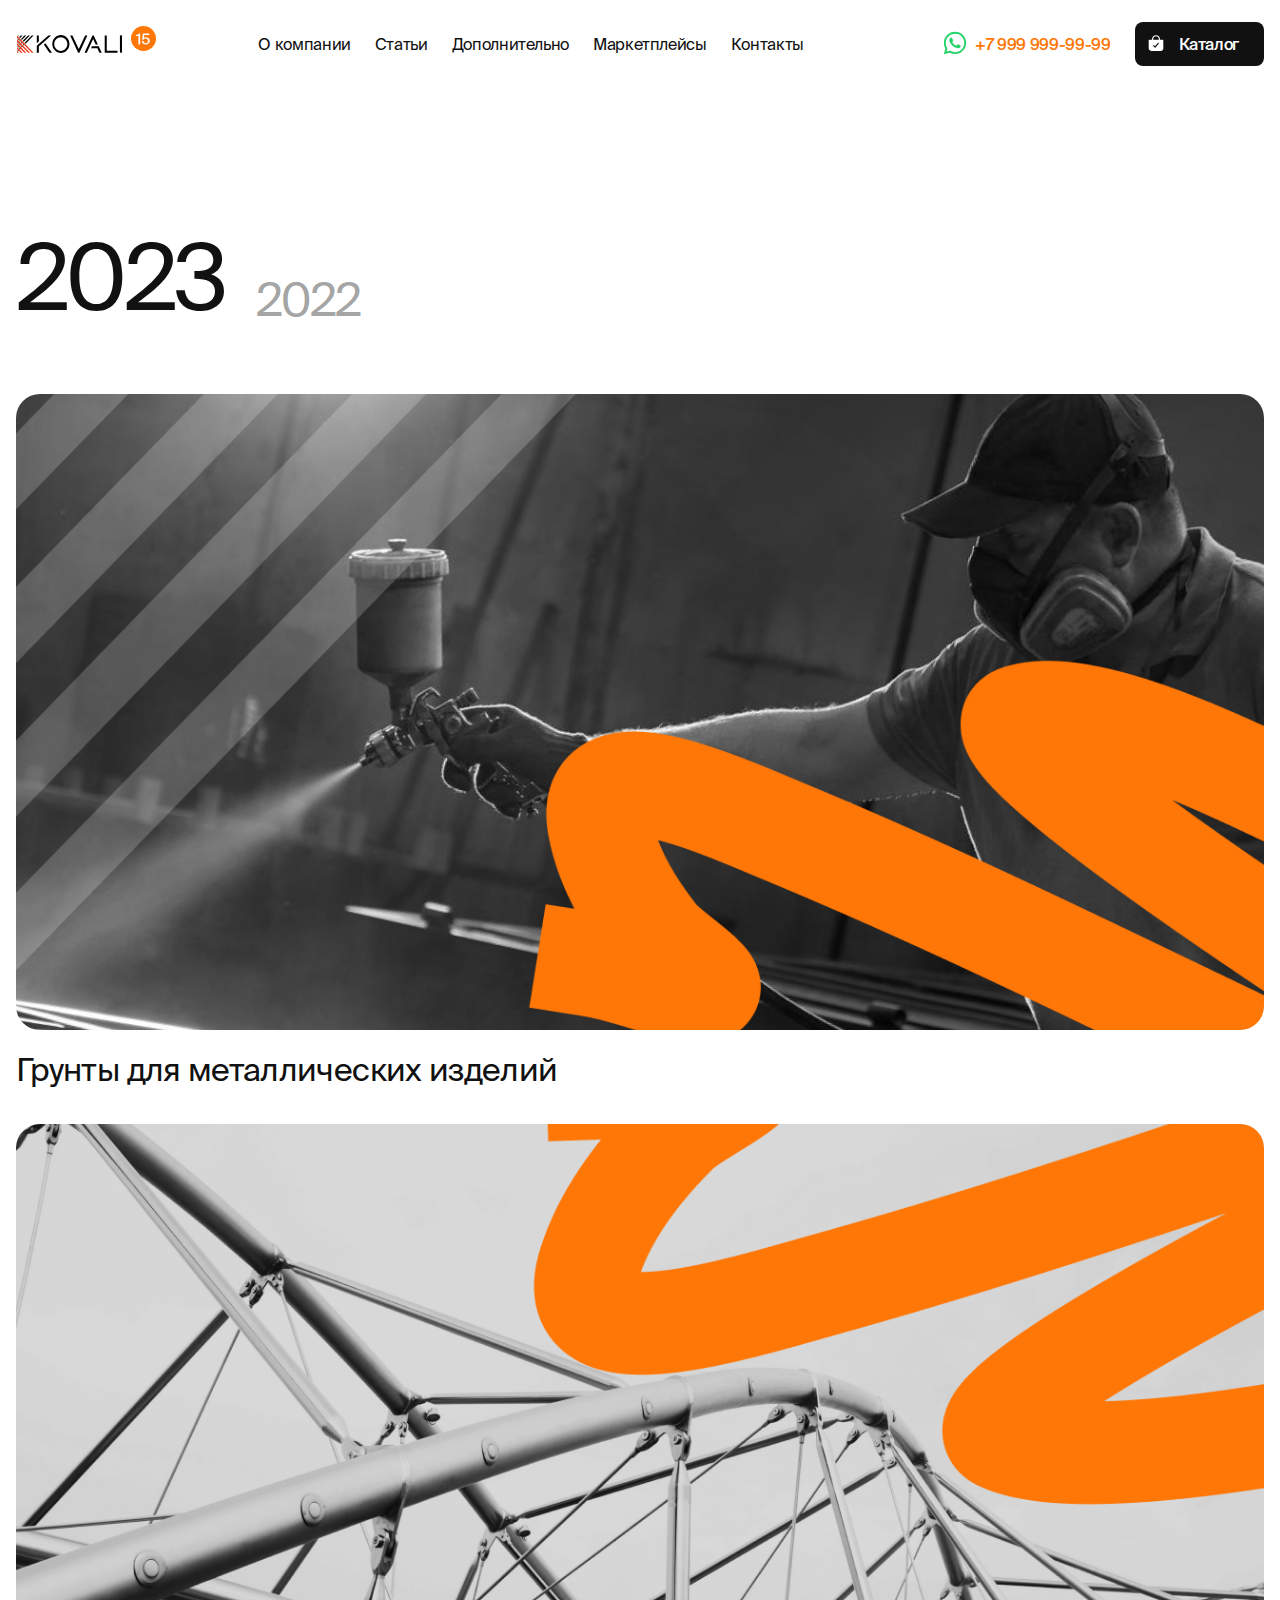
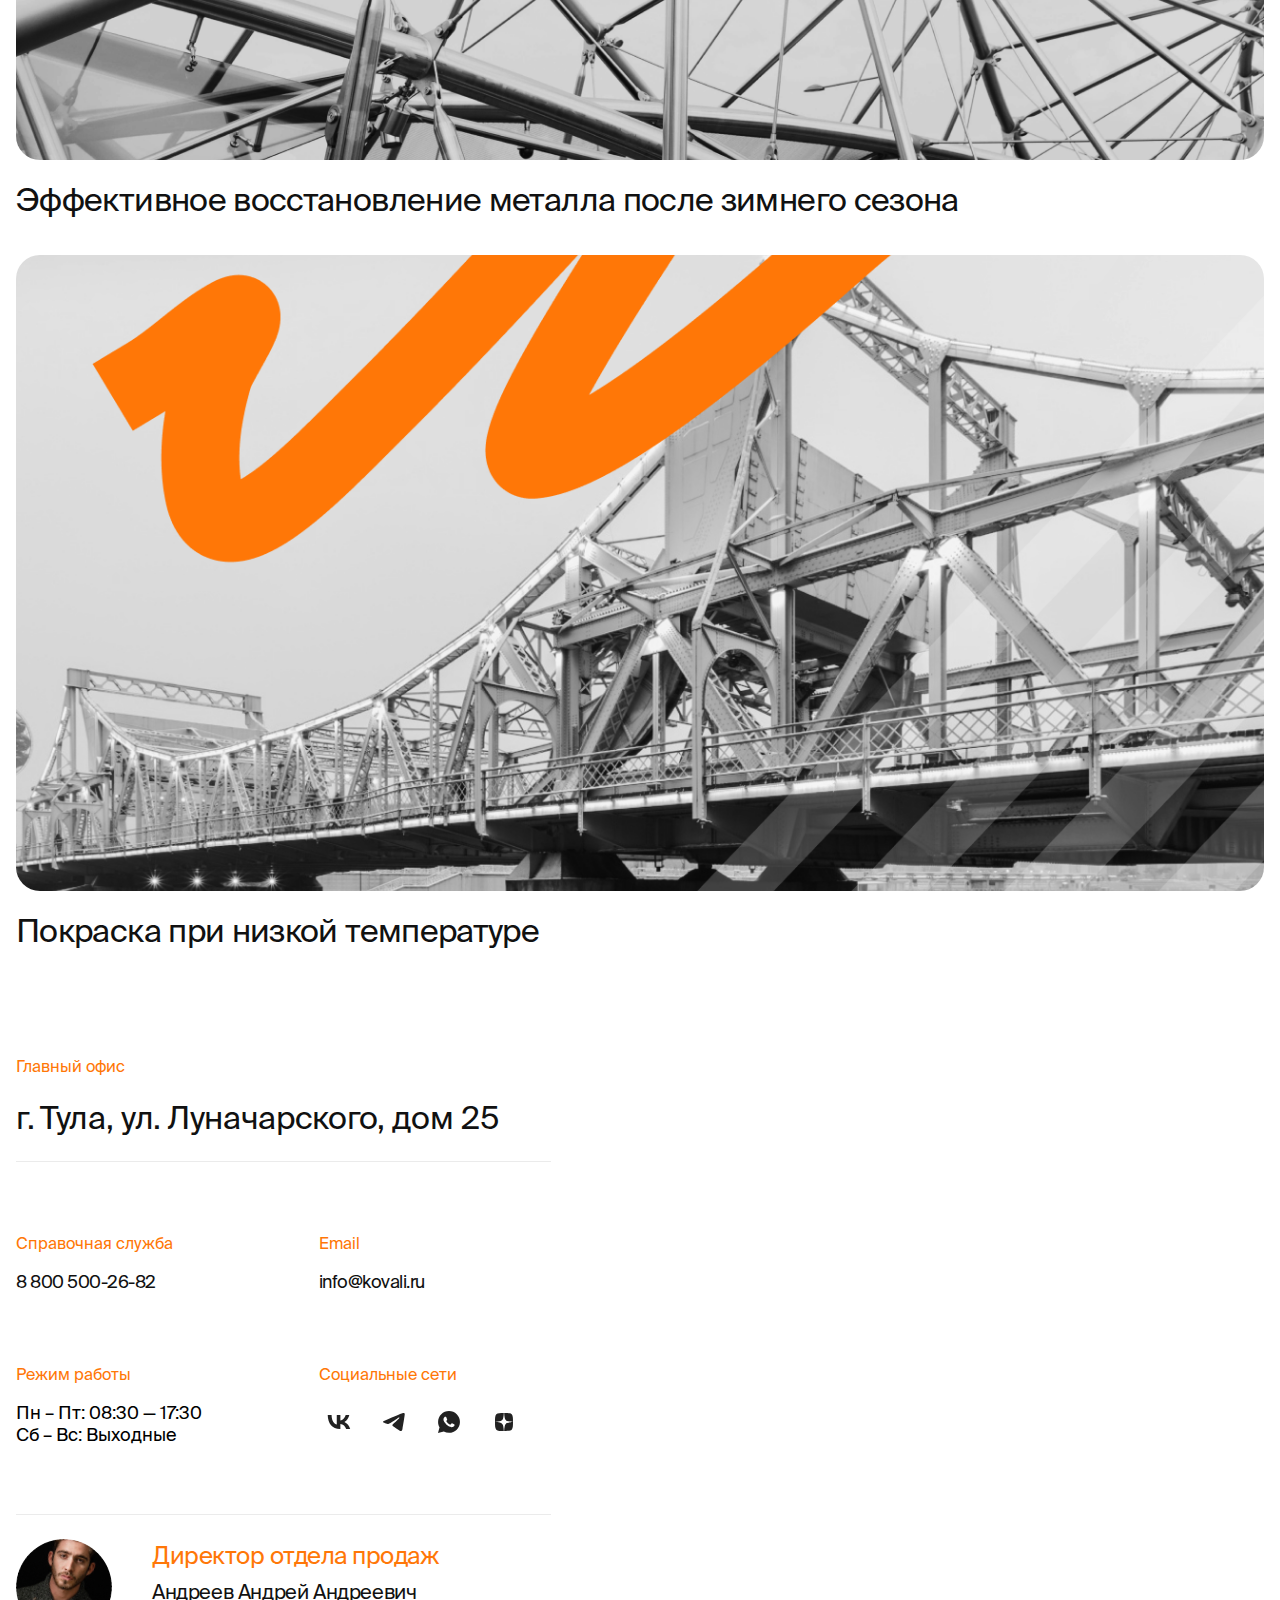
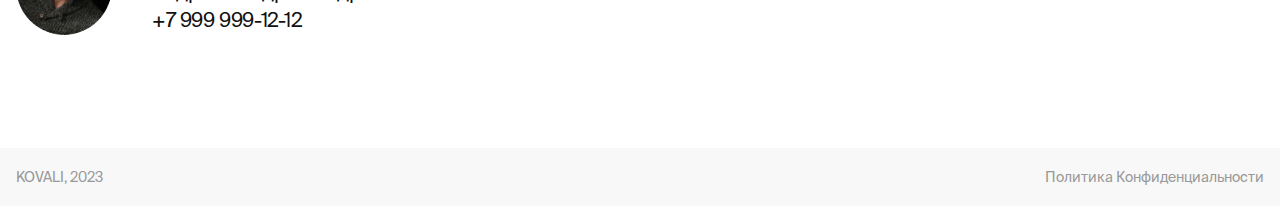
<file: articles.html>
<!DOCTYPE html>
<html lang="en">

<head>
    <meta charset="UTF-8">
    <meta name="viewport" content="width=device-width, initial-scale=1.0">
    <title>KOVALI</title>
    <link rel="stylesheet" href="https://cdn.jsdelivr.net/npm/swiper@11/swiper-bundle.min.css" />
    <link rel="stylesheet" href="./styles/index.css">
</head>

<body>
    <div class="page">
        <div class="mobile-menu">
            <nav class="mobile-menu__nav">
                <a href="./index.html" class="mobile-menu__nav-link">
                    Главная
                </a>
                <a href="./index.html#about" class="mobile-menu__nav-link">
                    О компании
                </a>
                <a href="./articles.html" class="mobile-menu__nav-link">
                    Статьи
                </a>
                <a href="#" class="mobile-menu__nav-link">
                    Дополнительно
                </a>
                <a href="https://www.ozon.ru/brand/kovali-100344887/?utm_campaign=vendor_org_244285"
                    class="mobile-menu__nav-link" target="_blank">
                    Маркетплейсы
                </a>
                <a href="#contacts" class="mobile-menu__nav-link">
                    Контакты
                </a>
            </nav>
            <a href="./catalog.html" class="btn btn_icon mobile-menu__btn">
                <div class="btn__icon">
                    <svg width="24" height="24" viewBox="0 0 24 24" fill="none" xmlns="http://www.w3.org/2000/svg">
                        <path
                            d="M21.3117 7.94062C21.1727 7.8006 21.0073 7.68956 20.825 7.61392C20.6428 7.53829 20.4473 7.49957 20.25 7.5H17.25V6.75C17.25 5.35761 16.6969 4.02226 15.7123 3.03769C14.7277 2.05312 13.3924 1.5 12 1.5C10.6076 1.5 9.27226 2.05312 8.28769 3.03769C7.30312 4.02226 6.75 5.35761 6.75 6.75V7.5H3.75C3.35218 7.5 2.97064 7.65804 2.68934 7.93934C2.40804 8.22064 2.25 8.60218 2.25 9V19.125C2.25 20.9531 3.79688 22.5 5.625 22.5H18.375C19.2593 22.5003 20.1086 22.1545 20.7413 21.5367C21.0596 21.233 21.3132 20.8679 21.4865 20.4634C21.6599 20.059 21.7495 19.6236 21.75 19.1836V9C21.7506 8.80321 21.7122 8.60826 21.637 8.42642C21.5617 8.24458 21.4512 8.07946 21.3117 7.94062ZM15.5855 12.8438L11.3855 18.0938C11.3165 18.1799 11.2294 18.2498 11.1303 18.2984C11.0312 18.3471 10.9226 18.3732 10.8122 18.375H10.8C10.6917 18.375 10.5846 18.3515 10.4862 18.3062C10.3878 18.2609 10.3004 18.1948 10.23 18.1125L8.43 16.0087C8.36598 15.9339 8.31733 15.8472 8.28683 15.7535C8.25633 15.6599 8.24457 15.5611 8.25223 15.4629C8.2599 15.3647 8.28682 15.269 8.33148 15.1812C8.37614 15.0934 8.43765 15.0153 8.5125 14.9513C8.58735 14.8872 8.67408 14.8386 8.76774 14.8081C8.86139 14.7776 8.96014 14.7658 9.05834 14.7735C9.15653 14.7811 9.25226 14.8081 9.34005 14.8527C9.42784 14.8974 9.50598 14.9589 9.57 15.0338L10.7812 16.4489L14.4145 11.9062C14.5389 11.7508 14.7198 11.6512 14.9176 11.6292C15.1154 11.6072 15.3138 11.6647 15.4692 11.7891C15.6246 11.9134 15.7243 12.0943 15.7462 12.2921C15.7682 12.4899 15.7107 12.6883 15.5864 12.8438H15.5855ZM15.75 7.5H8.25V6.75C8.25 5.75544 8.64509 4.80161 9.34835 4.09835C10.0516 3.39509 11.0054 3 12 3C12.9946 3 13.9484 3.39509 14.6517 4.09835C15.3549 4.80161 15.75 5.75544 15.75 6.75V7.5Z"
                            fill="white" />
                    </svg>
                </div>
                <span class="btn__caption">
                    Каталог
                </span>
            </a>
        </div>
        <header class="header">
            <div class="wrapper header__wrapper">
                <a href="/" class="header__logo-link">
                    <img src="./assets/img/logo.svg" alt="Краски KOVALI" class="logo header__logo">
                    <span class="header__logo-year">
                        <svg xmlns="http://www.w3.org/2000/svg" width="25" height="25" viewBox="0 0 25 25" fill="none">
                            <rect width="25" height="25" rx="12.5" fill="#FF7707" />
                            <path d="M9.215 18.375H7.43V10.095H5V8.865C6.575 8.82 7.34 8.685 7.895 7.5H9.215V18.375Z"
                                fill="white" />
                            <path
                                d="M14.8167 17.19C16.0167 17.19 16.9617 16.335 16.9617 14.88C16.9617 13.26 15.8517 12.495 14.7717 12.495C13.7517 12.495 13.0317 12.99 12.8067 13.635L11.1267 13.545L11.8467 7.5H18.3567V9.075H13.3167L12.9717 11.805C13.4967 11.385 14.2467 11.13 15.2217 11.13C17.0817 11.13 18.8067 12.405 18.8067 14.85C18.8067 17.28 16.9467 18.57 14.7867 18.57C12.2667 18.57 10.9467 16.92 10.8267 15.045H12.5517C12.7167 16.305 13.3767 17.19 14.8167 17.19Z"
                                fill="white" />
                        </svg>
                    </span>
                </a>
                <nav class="header__nav">
                    <a href="./index.html#about" class="header__nav-link">
                        О компании
                    </a>
                    <a href="./articles.html" class="header__nav-link">
                        Статьи
                    </a>
                    <a href="#" class="header__nav-link">
                        Дополнительно
                    </a>
                    <a href="https://www.ozon.ru/brand/kovali-100344887/?utm_campaign=vendor_org_244285"
                        class="header__nav-link" target="_blank">
                        Маркетплейсы
                    </a>
                    <a href="#contacts" class="header__nav-link">
                        Контакты
                    </a>
                </nav>
                <div class="header__menu">
                    <a href="#" class="header__social-link">
                        <svg width="32" height="32" viewBox="0 0 32 32" fill="none" xmlns="http://www.w3.org/2000/svg">
                            <path
                                d="M4.79688 27.2L6.3754 21.4484C5.40021 19.7611 4.88797 17.8471 4.89033 15.8992C4.8929 9.77907 9.88355 4.80005 16.0163 4.80005C18.9924 4.80156 21.7857 5.95735 23.8866 8.05541C25.9874 10.1535 27.1432 12.9422 27.1422 15.9081C27.1395 22.0279 22.148 27.0078 16.0162 27.0078H16.0113C14.1494 27.007 12.3199 26.5409 10.6948 25.6566L4.79688 27.2Z"
                                fill="#24D366" />
                            <path
                                d="M16.0205 6.67507C10.9196 6.67507 6.77136 10.8134 6.76954 15.9C6.76703 17.6369 7.25715 19.3391 8.18324 20.8098L8.40325 21.1588L7.4689 24.563L10.9689 23.6471L11.3069 23.8469C12.7263 24.6876 14.3538 25.1322 16.0135 25.1331H16.017C21.114 25.1331 25.2622 20.9943 25.2642 15.9074C25.268 14.695 25.0309 13.4938 24.5664 12.3734C24.1019 11.2531 23.4193 10.2358 22.5582 9.38053C21.7019 8.52056 20.6831 7.83863 19.5609 7.37424C18.4387 6.90985 17.2354 6.67221 16.0205 6.67507Z"
                                fill="white" />
                            <path fill-rule="evenodd" clip-rule="evenodd"
                                d="M13.2321 11.2591C13.0238 10.7972 12.8045 10.7878 12.6066 10.7798L12.0737 10.7733C11.8883 10.7733 11.5871 10.8427 11.3324 11.1204C11.0778 11.3981 10.3594 12.0692 10.3594 13.4341C10.3594 14.7991 11.3556 16.118 11.4944 16.3033C11.6332 16.4886 13.4175 19.3789 16.2433 20.491C18.5915 21.4151 19.0693 21.2313 19.5792 21.1851C20.0891 21.139 21.2239 20.514 21.4554 19.8662C21.6869 19.2184 21.6871 18.6633 21.6177 18.5473C21.5483 18.4312 21.3629 18.3623 21.0847 18.2234C20.8064 18.0846 19.4399 17.4135 19.1851 17.3209C18.9303 17.2282 18.7451 17.1822 18.5595 17.4598C18.374 17.7375 17.8419 18.3621 17.6796 18.5473C17.5174 18.7324 17.3554 18.7557 17.0772 18.617C16.799 18.4783 15.9038 18.1853 14.8417 17.2401C14.0153 16.5048 13.4574 15.5966 13.295 15.3191C13.1326 15.0416 13.2778 14.8913 13.4172 14.753C13.542 14.6287 13.6952 14.429 13.8344 14.2671C13.9737 14.1052 14.0195 13.9894 14.112 13.8046C14.2046 13.6197 14.1585 13.4573 14.0889 13.3187C14.0194 13.18 13.4792 11.8079 13.2321 11.2592"
                                fill="#24D366" />
                        </svg>
                    </a>
                    <a href="tel:+79999999999" class="tel-link header__tel-link">
                        +7 999 999-99-99
                    </a>
                    <a href="./catalog.html" class="btn btn_icon header__btn">
                        <div class="btn__icon">
                            <svg width="24" height="24" viewBox="0 0 24 24" fill="none"
                                xmlns="http://www.w3.org/2000/svg">
                                <path
                                    d="M21.3117 7.94062C21.1727 7.8006 21.0073 7.68956 20.825 7.61392C20.6428 7.53829 20.4473 7.49957 20.25 7.5H17.25V6.75C17.25 5.35761 16.6969 4.02226 15.7123 3.03769C14.7277 2.05312 13.3924 1.5 12 1.5C10.6076 1.5 9.27226 2.05312 8.28769 3.03769C7.30312 4.02226 6.75 5.35761 6.75 6.75V7.5H3.75C3.35218 7.5 2.97064 7.65804 2.68934 7.93934C2.40804 8.22064 2.25 8.60218 2.25 9V19.125C2.25 20.9531 3.79688 22.5 5.625 22.5H18.375C19.2593 22.5003 20.1086 22.1545 20.7413 21.5367C21.0596 21.233 21.3132 20.8679 21.4865 20.4634C21.6599 20.059 21.7495 19.6236 21.75 19.1836V9C21.7506 8.80321 21.7122 8.60826 21.637 8.42642C21.5617 8.24458 21.4512 8.07946 21.3117 7.94062ZM15.5855 12.8438L11.3855 18.0938C11.3165 18.1799 11.2294 18.2498 11.1303 18.2984C11.0312 18.3471 10.9226 18.3732 10.8122 18.375H10.8C10.6917 18.375 10.5846 18.3515 10.4862 18.3062C10.3878 18.2609 10.3004 18.1948 10.23 18.1125L8.43 16.0087C8.36598 15.9339 8.31733 15.8472 8.28683 15.7535C8.25633 15.6599 8.24457 15.5611 8.25223 15.4629C8.2599 15.3647 8.28682 15.269 8.33148 15.1812C8.37614 15.0934 8.43765 15.0153 8.5125 14.9513C8.58735 14.8872 8.67408 14.8386 8.76774 14.8081C8.86139 14.7776 8.96014 14.7658 9.05834 14.7735C9.15653 14.7811 9.25226 14.8081 9.34005 14.8527C9.42784 14.8974 9.50598 14.9589 9.57 15.0338L10.7812 16.4489L14.4145 11.9062C14.5389 11.7508 14.7198 11.6512 14.9176 11.6292C15.1154 11.6072 15.3138 11.6647 15.4692 11.7891C15.6246 11.9134 15.7243 12.0943 15.7462 12.2921C15.7682 12.4899 15.7107 12.6883 15.5864 12.8438H15.5855ZM15.75 7.5H8.25V6.75C8.25 5.75544 8.64509 4.80161 9.34835 4.09835C10.0516 3.39509 11.0054 3 12 3C12.9946 3 13.9484 3.39509 14.6517 4.09835C15.3549 4.80161 15.75 5.75544 15.75 6.75V7.5Z"
                                    fill="white" />
                            </svg>
                        </div>
                        <span class="btn__caption">
                            Каталог
                        </span>
                    </a>
                </div>
                <button type="button" class="header__burger-btn">
                    <svg class="ham hamRotate ham8" viewBox="0 0 100 100" width="80"
                        onclick="this.classList.toggle('active')">
                        <path class="line top"
                            d="m 30,33 h 40 c 3.722839,0 7.5,3.126468 7.5,8.578427 0,5.451959 -2.727029,8.421573 -7.5,8.421573 h -20" />
                        <path class="line middle" d="m 30,50 h 40" />
                        <path class="line bottom"
                            d="m 70,67 h -40 c 0,0 -7.5,-0.802118 -7.5,-8.365747 0,-7.563629 7.5,-8.634253 7.5,-8.634253 h 20" />
                    </svg>
                </button>
            </div>
        </header>
        <main class="main">
            <section class="articles-section">
                <div class="wrapper articles-section__wrapper">
                    <div class="articles-section__date-filter">

                    </div>
                    <ul class="articles-section__list">
                    </ul>
                    <!-- <div class="pagination articles-section__pagination">
                        <a href="#" class="pagination__link articles-section__pagination-link active">
                            1
                        </a>
                        <a href="#" class="pagination__link articles-section__pagination-link">
                            2
                        </a>
                        <a href="#" class="pagination__link articles-section__pagination-link">
                            3
                        </a>
                        <a href="#" class="pagination__link articles-section__pagination-link">
                            4
                        </a>
                    </div> -->
                </div>
            </section>
            <section class="contacts-section" id="contacts">
                <div class="wrapper contacts-section__wrapper">
                    <div class="contacts-section__info">
                        <div class="contacts-section__info-header">
                            <div class="contacts-section__info-item contacts-section__info-item_large">
                                <h6 class="contacts-section__info-item-heading">
                                    Главный офис
                                </h6>
                                <p class="contacts-section__info-address">
                                    г. Тула, ул. Луначарского, дом 25
                                </p>
                            </div>
                        </div>
                        <div class="contacts-section__info-body">
                            <div class="contacts-section__info-item">
                                <h6 class="contacts-section__info-item-heading">
                                    Справочная служба
                                </h6>
                                <a href="tel:+78005002682" class="text contacts-section__info-item-link">
                                    8 800 500-26-82
                                </a>
                            </div>
                            <div class="contacts-section__info-item">
                                <h6 class="contacts-section__info-item-heading">
                                    Email
                                </h6>
                                <a href="mailto:info@kovali.ru"
                                    class="text contacts-section__info-text contacts-section__info-item-link">
                                    info@kovali.ru
                                </a>
                            </div>
                            <div class="contacts-section__info-item">
                                <h6 class="contacts-section__info-item-heading">
                                    Режим работы
                                </h6>
                                <div class="contacts-section__info-text-content">
                                    <p class="contacts-section__info-text">
                                        Пн – Пт: 08:30 — 17:30
                                    </p>
                                    <p class="contacts-section__info-text">
                                        Сб – Вс: Выходные
                                    </p>
                                </div>
                            </div>
                            <div class="contacts-section__info-item">
                                <h6 class="contacts-section__info-item-heading">
                                    Социальные сети
                                </h6>
                                <div class="contacts-section__socials">
                                    <a href="#" class="contacts-section__socials-link">
                                        <svg width="40" height="40" viewBox="0 0 40 40" fill="none"
                                            xmlns="http://www.w3.org/2000/svg">
                                            <path
                                                d="M20.9388 26.9131C13.2719 26.9131 8.90038 21.6673 8.72104 12.9243H12.5769C12.7002 19.3358 15.5249 22.0484 17.7667 22.6088V12.9243H21.3872V18.4503C23.5954 18.2149 25.9268 15.6929 26.7115 12.9131H30.3208C30.0265 14.3521 29.4386 15.7149 28.5938 16.9164C27.7491 18.1179 26.6657 19.1323 25.4112 19.8963C26.8111 20.593 28.0475 21.5787 29.0386 22.7882C30.0298 23.9977 30.7533 25.4035 31.1614 26.9131H27.1822C26.3304 24.2566 24.2007 22.1941 21.3872 21.9139V26.9131H20.95H20.9388Z"
                                                fill="#222222" />
                                        </svg>

                                    </a>
                                    <a href="#" class="contacts-section__socials-link">
                                        <svg width="40" height="40" viewBox="0 0 40 40" fill="none"
                                            xmlns="http://www.w3.org/2000/svg">
                                            <path
                                                d="M10.4931 18.749C16.3235 16.2088 20.2113 14.5341 22.1566 13.725C27.7108 11.4148 28.8649 11.0135 29.6172 11.0001C29.7826 10.9974 30.1525 11.0384 30.3922 11.2328C30.5945 11.397 30.6502 11.6188 30.6768 11.7744C30.7034 11.9301 30.7366 12.2847 30.7102 12.5617C30.4093 15.7242 29.1069 23.3986 28.4444 26.9406C28.164 28.4394 27.612 28.9419 27.0775 28.9911C25.9161 29.098 25.0342 28.2235 23.9093 27.4861C22.149 26.3323 21.1546 25.614 19.446 24.488C17.4713 23.1868 18.7514 22.4716 19.8767 21.3028C20.1712 20.9969 25.2885 16.3423 25.3876 15.9201C25.4 15.8673 25.4115 15.6705 25.2945 15.5665C25.1776 15.4626 25.005 15.4981 24.8804 15.5264C24.7039 15.5665 21.8919 17.4251 16.4443 21.1023C15.6462 21.6504 14.9232 21.9174 14.2754 21.9035C13.5613 21.888 12.1877 21.4997 11.1665 21.1678C9.91404 20.7606 8.91858 20.5454 9.00526 19.8539C9.05041 19.4938 9.54637 19.1255 10.4931 18.749Z"
                                                fill="#222222" />
                                        </svg>

                                    </a>
                                    <a href="#" class="contacts-section__socials-link">
                                        <svg width="40" height="40" viewBox="0 0 40 40" fill="none"
                                            xmlns="http://www.w3.org/2000/svg">
                                            <path
                                                d="M9 31L10.5502 25.351C9.59249 23.6939 9.08946 21.814 9.09177 19.901C9.0943 13.8901 13.9953 9 20.0178 9C22.9404 9.00148 25.6836 10.1366 27.7466 12.1972C29.8097 14.2578 30.9448 16.9968 30.9438 19.9097C30.9411 25.9202 26.0394 30.8112 20.0177 30.8112H20.0129C18.1845 30.8104 16.3878 30.3526 14.792 29.4841L9 31Z"
                                                fill="#222222" />
                                            <path
                                                d="M20.0222 10.8413C15.013 10.8413 10.9393 14.9058 10.9375 19.9015C10.935 21.6075 11.4163 23.2792 12.3258 24.7236L12.5418 25.0664L11.6243 28.4098L15.0614 27.5103L15.3933 27.7065C16.7872 28.5322 18.3855 28.9688 20.0154 28.9697H20.0188C25.0241 28.9697 29.0978 24.9049 29.0998 19.9088C29.1035 18.718 28.8706 17.5383 28.4145 16.4379C27.9584 15.3376 27.2881 14.3385 26.4424 13.4985C25.6015 12.6539 24.601 11.9841 23.499 11.528C22.3969 11.0719 21.2152 10.8385 20.0222 10.8413Z"
                                                fill="#222222" />
                                            <path fill-rule="evenodd" clip-rule="evenodd"
                                                d="M17.2873 15.3438C17.0827 14.8901 16.8673 14.8809 16.673 14.8731L16.1497 14.8667C15.9676 14.8667 15.6718 14.9349 15.4217 15.2076C15.1717 15.4803 14.4662 16.1394 14.4662 17.48C14.4662 18.8206 15.4445 20.1159 15.5808 20.2979C15.7171 20.4799 17.4693 23.3186 20.2443 24.4108C22.5503 25.3185 23.0195 25.1379 23.5203 25.0926C24.021 25.0472 25.1355 24.4335 25.3628 23.7972C25.5902 23.1609 25.5903 22.6158 25.5222 22.5018C25.454 22.3879 25.2719 22.3201 24.9987 22.1838C24.7255 22.0474 23.3835 21.3883 23.1333 21.2973C22.8831 21.2063 22.7012 21.1611 22.519 21.4338C22.3368 21.7065 21.8142 22.32 21.6549 22.5018C21.4955 22.6837 21.3365 22.7065 21.0633 22.5703C20.79 22.4341 19.9109 22.1463 18.8679 21.218C18.0564 20.4958 17.5085 19.6039 17.3491 19.3313C17.1896 19.0587 17.3321 18.9111 17.469 18.7753C17.5916 18.6532 17.742 18.4571 17.8788 18.2981C18.0155 18.1391 18.0605 18.0254 18.1514 17.8438C18.2423 17.6623 18.197 17.5028 18.1287 17.3666C18.0604 17.2304 17.5299 15.8828 17.2873 15.3439"
                                                fill="white" />
                                        </svg>

                                    </a>
                                    <a href="#" class="contacts-section__socials-link">
                                        <svg width="40" height="40" viewBox="0 0 40 40" fill="none"
                                            xmlns="http://www.w3.org/2000/svg">
                                            <path
                                                d="M21.7357 21.7357C20.3214 23.195 20.2186 25.0143 20.0964 29C23.8121 29 26.3771 28.9871 27.7014 27.7014C28.9871 26.3771 29 23.69 29 20.0964C25.0143 20.225 23.195 20.3214 21.7357 21.7357ZM11 20.0964C11 23.69 11.0129 26.3771 12.2986 27.7014C13.6229 28.9871 16.1878 29 19.9036 29C19.775 25.0143 19.6786 23.195 18.2643 21.7357C16.805 20.3214 14.9857 20.2186 11 20.0964ZM19.9036 11C16.1943 11 13.6229 11.0129 12.2986 12.2986C11.0129 13.6229 11 16.31 11 19.9036C14.9857 19.775 16.805 19.6786 18.2643 18.2643C19.6786 16.805 19.7814 14.9857 19.9036 11ZM21.7357 18.2643C20.3214 16.805 20.2186 14.9857 20.0964 11C23.8121 11 26.3771 11.0129 27.7014 12.2986C28.9871 13.6229 29 16.31 29 19.9036C25.0143 19.775 23.195 19.6786 21.7357 18.2643Z"
                                                fill="#222222" />
                                            <path
                                                d="M29 20.0964V19.9036C25.0143 19.775 23.195 19.6786 21.7357 18.2643C20.3214 16.805 20.2186 14.9857 20.0964 11H19.9036C19.775 14.9857 19.6786 16.805 18.2643 18.2643C16.805 19.6786 14.9857 19.7814 11 19.9036V20.0964C14.9857 20.225 16.805 20.3214 18.2643 21.7357C19.6786 23.195 19.7814 25.0143 19.9036 29H20.0964C20.225 25.0143 20.3214 23.195 21.7357 21.7357C23.195 20.3214 25.0143 20.2186 29 20.0964Z"
                                                fill="white" />
                                        </svg>
                                    </a>
                                </div>
                            </div>
                        </div>
                        <div class="contacts-section__info-footer">
                            <div class="contacts-section__profile">
                                <img src="./assets/img/profile-avatar.jpg" alt="
            Директор отдела продаж | Андреев Андрей Андреевич" class="contacts-section__profile-avatar">
                                <div class="contacts-section__profile-body">
                                    <p class="contacts-section__profile-heading">
                                        Директор отдела продаж
                                    </p>
                                    <div class="contacts-section__profile-text-content">
                                        <p class="contacts-section__profile-text">
                                            Андреев Андрей Андреевич
                                        </p>
                                        <a href="tel:+79999991212" class="contacts-section__profile-link">
                                            +7 999 999-12-12
                                        </a>
                                    </div>
                                </div>
                            </div>
                        </div>
                    </div>
                    <iframe class="contacts-section__map"
                        src="https://yandex.ru/map-widget/v1/?um=constructor%3A21892ddb8aa5471bf403f80e068ed27ab45283c2ccba5e497fb1632a9cfde833&amp;source=constructor"
                        width="100%" height="591" frameborder="0"></iframe>
                </div>
            </section>
        </main>
        <footer class="footer">
            <div class="wrapper footer__wrapper">
                <p class="footer__text footer__copyrights">
                    KOVALI, 2023
                </p>
                <a href="#" class="footer__text footer__policy-link">
                    Политика Конфиденциальности
                </a>
            </div>
        </footer>
        <script src="https://cdn.jsdelivr.net/npm/swiper@11/swiper-bundle.min.js"></script>
        <script src="./scripts/burger-menu.js"></script>
        <script type="module" src="./scripts/articles-page.js"></script>
    </div>
</body>

</html>
</file>
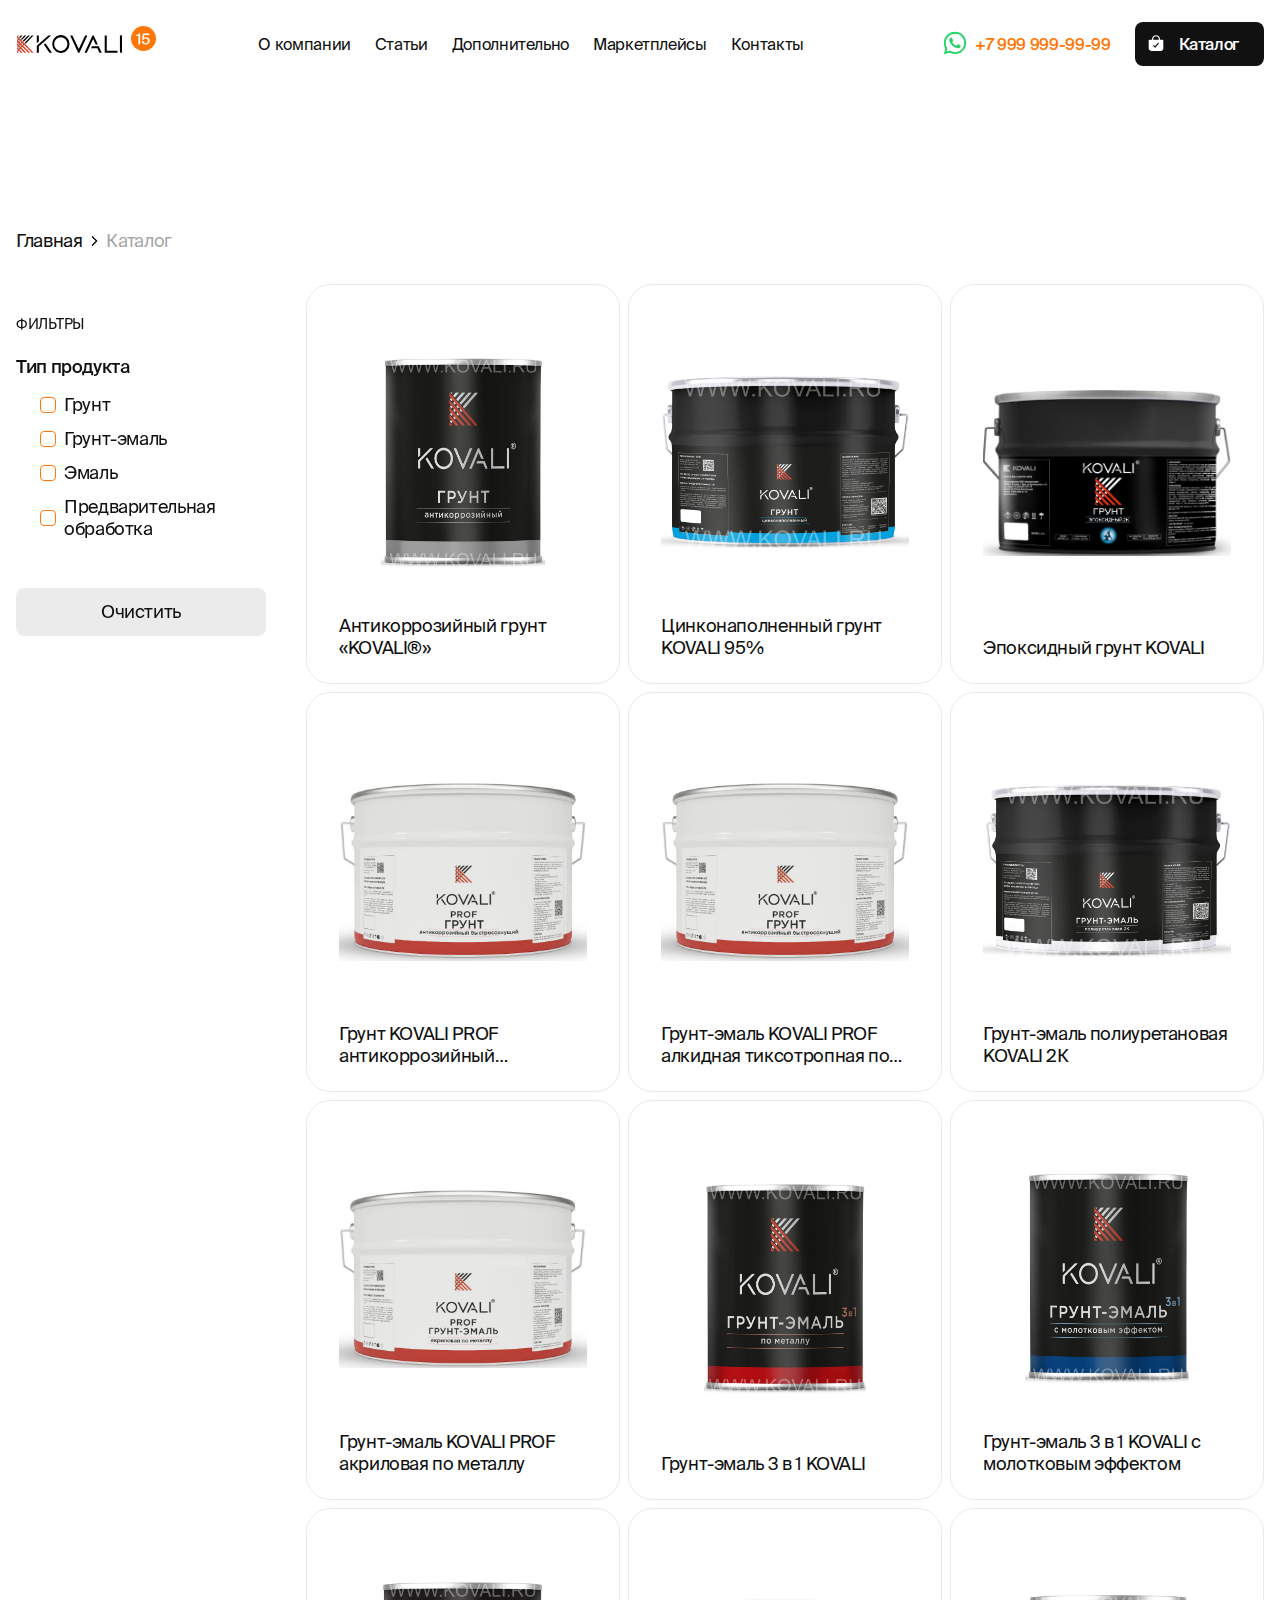
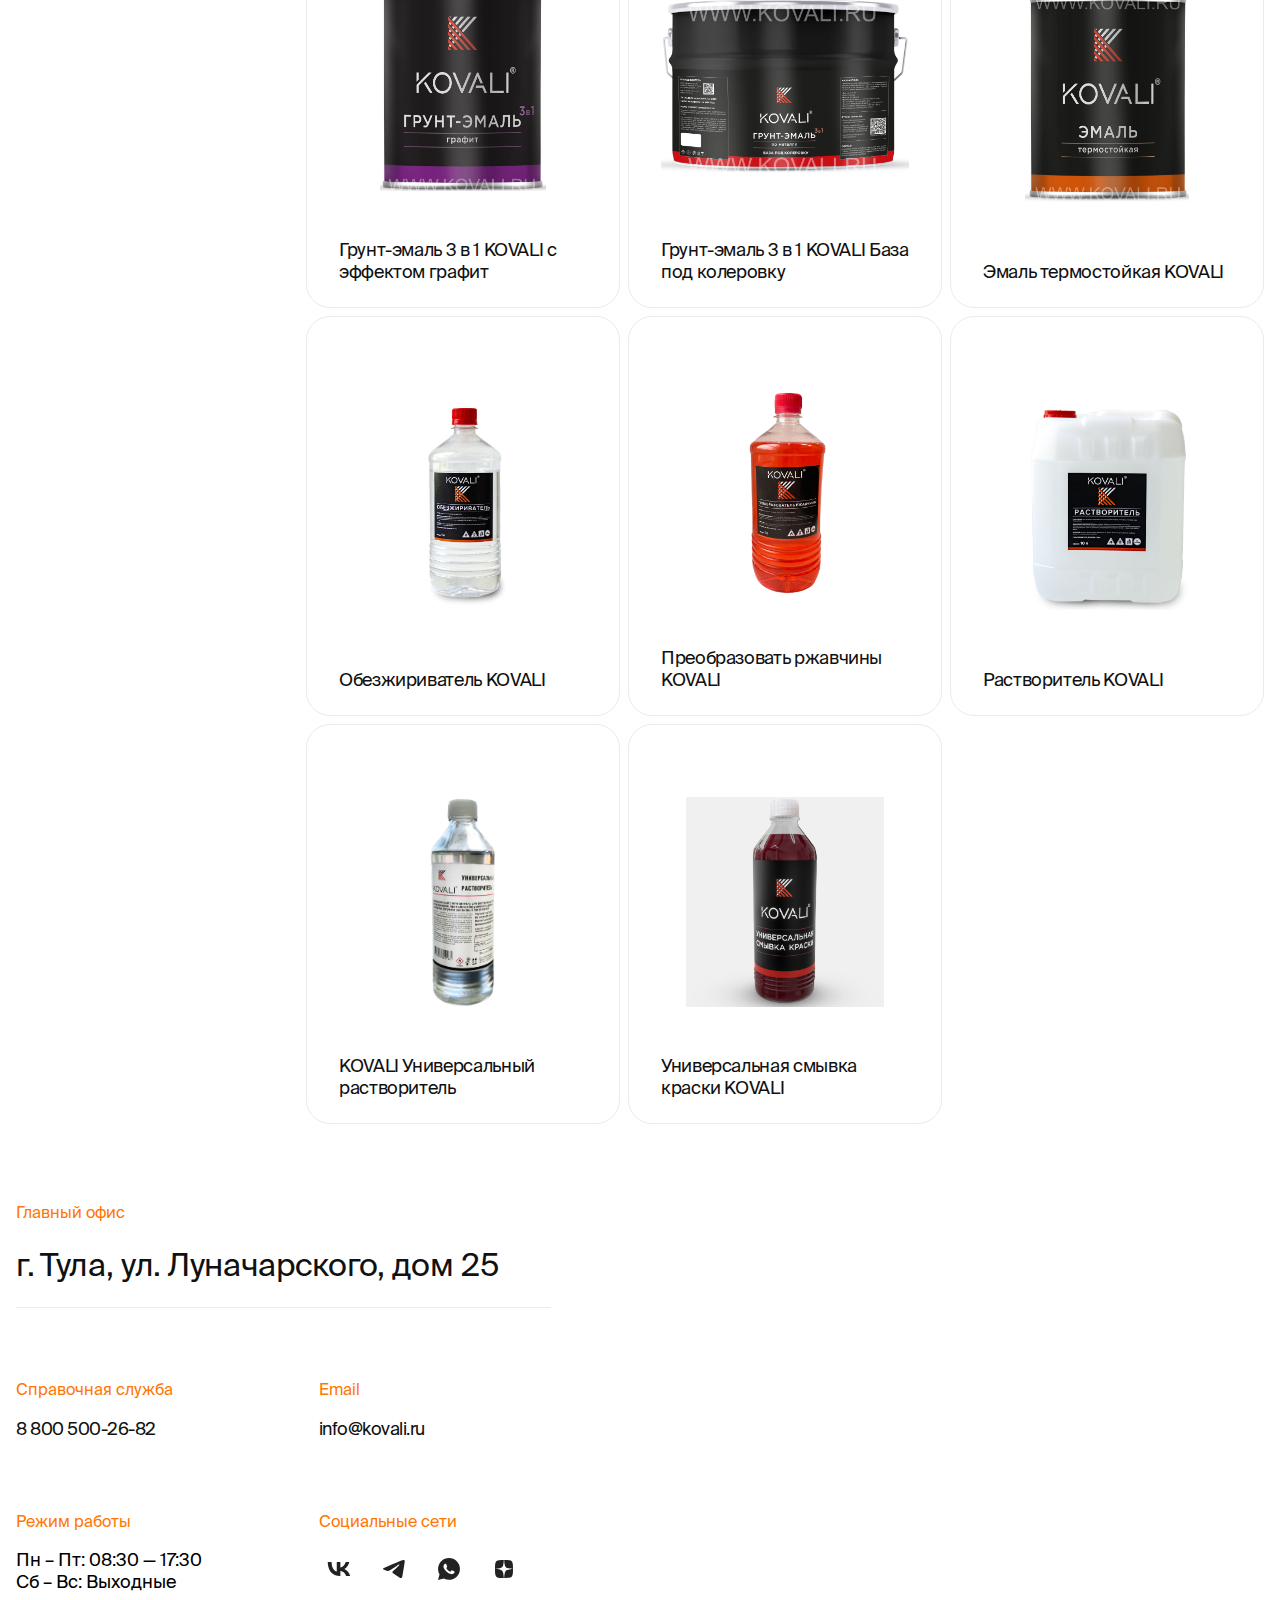
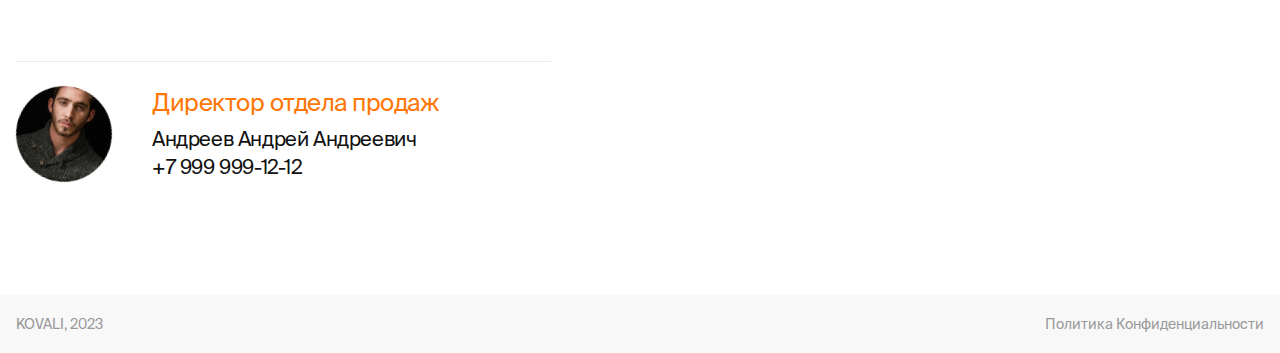
<file: catalog.html>
<!DOCTYPE html>
<html lang="en">

<head>
    <meta charset="UTF-8">
    <meta name="viewport" content="width=device-width, initial-scale=1.0">
    <title>KOVALI</title>
    <link rel="stylesheet" href="./styles/index.css">
</head>

<body>
    <div class="page">
        <div class="mobile-menu">
            <nav class="mobile-menu__nav">
                <a href="./index.html" class="mobile-menu__nav-link">
                    Главная
                </a>
                <a href="./index.html#about" class="mobile-menu__nav-link">
                    О компании
                </a>
                <a href="./articles.html" class="mobile-menu__nav-link">
                    Статьи
                </a>
                <a href="#" class="mobile-menu__nav-link">
                    Дополнительно
                </a>
                <a href="https://www.ozon.ru/brand/kovali-100344887/?utm_campaign=vendor_org_244285"
                    class="mobile-menu__nav-link" target="_blank">
                    Маркетплейсы
                </a>
                <a href="#contacts" class="mobile-menu__nav-link">
                    Контакты
                </a>
            </nav>
            <a href="./catalog.html" class="btn btn_icon mobile-menu__btn">
                <div class="btn__icon">
                    <svg width="24" height="24" viewBox="0 0 24 24" fill="none" xmlns="http://www.w3.org/2000/svg">
                        <path
                            d="M21.3117 7.94062C21.1727 7.8006 21.0073 7.68956 20.825 7.61392C20.6428 7.53829 20.4473 7.49957 20.25 7.5H17.25V6.75C17.25 5.35761 16.6969 4.02226 15.7123 3.03769C14.7277 2.05312 13.3924 1.5 12 1.5C10.6076 1.5 9.27226 2.05312 8.28769 3.03769C7.30312 4.02226 6.75 5.35761 6.75 6.75V7.5H3.75C3.35218 7.5 2.97064 7.65804 2.68934 7.93934C2.40804 8.22064 2.25 8.60218 2.25 9V19.125C2.25 20.9531 3.79688 22.5 5.625 22.5H18.375C19.2593 22.5003 20.1086 22.1545 20.7413 21.5367C21.0596 21.233 21.3132 20.8679 21.4865 20.4634C21.6599 20.059 21.7495 19.6236 21.75 19.1836V9C21.7506 8.80321 21.7122 8.60826 21.637 8.42642C21.5617 8.24458 21.4512 8.07946 21.3117 7.94062ZM15.5855 12.8438L11.3855 18.0938C11.3165 18.1799 11.2294 18.2498 11.1303 18.2984C11.0312 18.3471 10.9226 18.3732 10.8122 18.375H10.8C10.6917 18.375 10.5846 18.3515 10.4862 18.3062C10.3878 18.2609 10.3004 18.1948 10.23 18.1125L8.43 16.0087C8.36598 15.9339 8.31733 15.8472 8.28683 15.7535C8.25633 15.6599 8.24457 15.5611 8.25223 15.4629C8.2599 15.3647 8.28682 15.269 8.33148 15.1812C8.37614 15.0934 8.43765 15.0153 8.5125 14.9513C8.58735 14.8872 8.67408 14.8386 8.76774 14.8081C8.86139 14.7776 8.96014 14.7658 9.05834 14.7735C9.15653 14.7811 9.25226 14.8081 9.34005 14.8527C9.42784 14.8974 9.50598 14.9589 9.57 15.0338L10.7812 16.4489L14.4145 11.9062C14.5389 11.7508 14.7198 11.6512 14.9176 11.6292C15.1154 11.6072 15.3138 11.6647 15.4692 11.7891C15.6246 11.9134 15.7243 12.0943 15.7462 12.2921C15.7682 12.4899 15.7107 12.6883 15.5864 12.8438H15.5855ZM15.75 7.5H8.25V6.75C8.25 5.75544 8.64509 4.80161 9.34835 4.09835C10.0516 3.39509 11.0054 3 12 3C12.9946 3 13.9484 3.39509 14.6517 4.09835C15.3549 4.80161 15.75 5.75544 15.75 6.75V7.5Z"
                            fill="white" />
                    </svg>
                </div>
                <span class="btn__caption">
                    Каталог
                </span>
            </a>
        </div>
        <header class="header">
            <div class="wrapper header__wrapper">
                <a href="./index.html" class="header__logo-link">
                    <img src="./assets/img/logo.svg" alt="Краски KOVALI" class="logo header__logo">
                    <span class="header__logo-year">
                        <svg xmlns="http://www.w3.org/2000/svg" width="25" height="25" viewBox="0 0 25 25" fill="none">
                            <rect width="25" height="25" rx="12.5" fill="#FF7707" />
                            <path d="M9.215 18.375H7.43V10.095H5V8.865C6.575 8.82 7.34 8.685 7.895 7.5H9.215V18.375Z"
                                fill="white" />
                            <path
                                d="M14.8167 17.19C16.0167 17.19 16.9617 16.335 16.9617 14.88C16.9617 13.26 15.8517 12.495 14.7717 12.495C13.7517 12.495 13.0317 12.99 12.8067 13.635L11.1267 13.545L11.8467 7.5H18.3567V9.075H13.3167L12.9717 11.805C13.4967 11.385 14.2467 11.13 15.2217 11.13C17.0817 11.13 18.8067 12.405 18.8067 14.85C18.8067 17.28 16.9467 18.57 14.7867 18.57C12.2667 18.57 10.9467 16.92 10.8267 15.045H12.5517C12.7167 16.305 13.3767 17.19 14.8167 17.19Z"
                                fill="white" />
                        </svg>
                    </span>
                </a>
                <nav class="header__nav">
                    <a href="./index.html#about" class="header__nav-link">
                        О компании
                    </a>
                    <a href="./articles.html" class="header__nav-link">
                        Статьи
                    </a>
                    <a href="#" class="header__nav-link">
                        Дополнительно
                    </a>
                    <a href="https://www.ozon.ru/brand/kovali-100344887/?utm_campaign=vendor_org_244285"
                        class="header__nav-link" target="_blank">
                        Маркетплейсы
                    </a>
                    <a href="#contacts" class="header__nav-link">
                        Контакты
                    </a>
                </nav>
                <div class="header__menu">
                    <a href="#" class="header__social-link">
                        <svg width="32" height="32" viewBox="0 0 32 32" fill="none" xmlns="http://www.w3.org/2000/svg">
                            <path
                                d="M4.79688 27.2L6.3754 21.4484C5.40021 19.7611 4.88797 17.8471 4.89033 15.8992C4.8929 9.77907 9.88355 4.80005 16.0163 4.80005C18.9924 4.80156 21.7857 5.95735 23.8866 8.05541C25.9874 10.1535 27.1432 12.9422 27.1422 15.9081C27.1395 22.0279 22.148 27.0078 16.0162 27.0078H16.0113C14.1494 27.007 12.3199 26.5409 10.6948 25.6566L4.79688 27.2Z"
                                fill="#24D366" />
                            <path
                                d="M16.0205 6.67507C10.9196 6.67507 6.77136 10.8134 6.76954 15.9C6.76703 17.6369 7.25715 19.3391 8.18324 20.8098L8.40325 21.1588L7.4689 24.563L10.9689 23.6471L11.3069 23.8469C12.7263 24.6876 14.3538 25.1322 16.0135 25.1331H16.017C21.114 25.1331 25.2622 20.9943 25.2642 15.9074C25.268 14.695 25.0309 13.4938 24.5664 12.3734C24.1019 11.2531 23.4193 10.2358 22.5582 9.38053C21.7019 8.52056 20.6831 7.83863 19.5609 7.37424C18.4387 6.90985 17.2354 6.67221 16.0205 6.67507Z"
                                fill="white" />
                            <path fill-rule="evenodd" clip-rule="evenodd"
                                d="M13.2321 11.2591C13.0238 10.7972 12.8045 10.7878 12.6066 10.7798L12.0737 10.7733C11.8883 10.7733 11.5871 10.8427 11.3324 11.1204C11.0778 11.3981 10.3594 12.0692 10.3594 13.4341C10.3594 14.7991 11.3556 16.118 11.4944 16.3033C11.6332 16.4886 13.4175 19.3789 16.2433 20.491C18.5915 21.4151 19.0693 21.2313 19.5792 21.1851C20.0891 21.139 21.2239 20.514 21.4554 19.8662C21.6869 19.2184 21.6871 18.6633 21.6177 18.5473C21.5483 18.4312 21.3629 18.3623 21.0847 18.2234C20.8064 18.0846 19.4399 17.4135 19.1851 17.3209C18.9303 17.2282 18.7451 17.1822 18.5595 17.4598C18.374 17.7375 17.8419 18.3621 17.6796 18.5473C17.5174 18.7324 17.3554 18.7557 17.0772 18.617C16.799 18.4783 15.9038 18.1853 14.8417 17.2401C14.0153 16.5048 13.4574 15.5966 13.295 15.3191C13.1326 15.0416 13.2778 14.8913 13.4172 14.753C13.542 14.6287 13.6952 14.429 13.8344 14.2671C13.9737 14.1052 14.0195 13.9894 14.112 13.8046C14.2046 13.6197 14.1585 13.4573 14.0889 13.3187C14.0194 13.18 13.4792 11.8079 13.2321 11.2592"
                                fill="#24D366" />
                        </svg>
                    </a>
                    <a href="tel:+79999999999" class="tel-link header__tel-link">
                        +7 999 999-99-99
                    </a>
                    <a href="./catalog.html" class="btn btn_icon header__btn">
                        <div class="btn__icon">
                            <svg width="24" height="24" viewBox="0 0 24 24" fill="none"
                                xmlns="http://www.w3.org/2000/svg">
                                <path
                                    d="M21.3117 7.94062C21.1727 7.8006 21.0073 7.68956 20.825 7.61392C20.6428 7.53829 20.4473 7.49957 20.25 7.5H17.25V6.75C17.25 5.35761 16.6969 4.02226 15.7123 3.03769C14.7277 2.05312 13.3924 1.5 12 1.5C10.6076 1.5 9.27226 2.05312 8.28769 3.03769C7.30312 4.02226 6.75 5.35761 6.75 6.75V7.5H3.75C3.35218 7.5 2.97064 7.65804 2.68934 7.93934C2.40804 8.22064 2.25 8.60218 2.25 9V19.125C2.25 20.9531 3.79688 22.5 5.625 22.5H18.375C19.2593 22.5003 20.1086 22.1545 20.7413 21.5367C21.0596 21.233 21.3132 20.8679 21.4865 20.4634C21.6599 20.059 21.7495 19.6236 21.75 19.1836V9C21.7506 8.80321 21.7122 8.60826 21.637 8.42642C21.5617 8.24458 21.4512 8.07946 21.3117 7.94062ZM15.5855 12.8438L11.3855 18.0938C11.3165 18.1799 11.2294 18.2498 11.1303 18.2984C11.0312 18.3471 10.9226 18.3732 10.8122 18.375H10.8C10.6917 18.375 10.5846 18.3515 10.4862 18.3062C10.3878 18.2609 10.3004 18.1948 10.23 18.1125L8.43 16.0087C8.36598 15.9339 8.31733 15.8472 8.28683 15.7535C8.25633 15.6599 8.24457 15.5611 8.25223 15.4629C8.2599 15.3647 8.28682 15.269 8.33148 15.1812C8.37614 15.0934 8.43765 15.0153 8.5125 14.9513C8.58735 14.8872 8.67408 14.8386 8.76774 14.8081C8.86139 14.7776 8.96014 14.7658 9.05834 14.7735C9.15653 14.7811 9.25226 14.8081 9.34005 14.8527C9.42784 14.8974 9.50598 14.9589 9.57 15.0338L10.7812 16.4489L14.4145 11.9062C14.5389 11.7508 14.7198 11.6512 14.9176 11.6292C15.1154 11.6072 15.3138 11.6647 15.4692 11.7891C15.6246 11.9134 15.7243 12.0943 15.7462 12.2921C15.7682 12.4899 15.7107 12.6883 15.5864 12.8438H15.5855ZM15.75 7.5H8.25V6.75C8.25 5.75544 8.64509 4.80161 9.34835 4.09835C10.0516 3.39509 11.0054 3 12 3C12.9946 3 13.9484 3.39509 14.6517 4.09835C15.3549 4.80161 15.75 5.75544 15.75 6.75V7.5Z"
                                    fill="white" />
                            </svg>
                        </div>
                        <span class="btn__caption">
                            Каталог
                        </span>
                    </a>
                </div>
                <button type="button" class="header__burger-btn">
                    <svg class="ham hamRotate ham8" viewBox="0 0 100 100" width="80"
                        onclick="this.classList.toggle('active')">
                        <path class="line top"
                            d="m 30,33 h 40 c 3.722839,0 7.5,3.126468 7.5,8.578427 0,5.451959 -2.727029,8.421573 -7.5,8.421573 h -20" />
                        <path class="line middle" d="m 30,50 h 40" />
                        <path class="line bottom"
                            d="m 70,67 h -40 c 0,0 -7.5,-0.802118 -7.5,-8.365747 0,-7.563629 7.5,-8.634253 7.5,-8.634253 h 20" />
                    </svg>
                </button>
            </div>
        </header>
        <main class="main">
            <section class="navigation-section">
                <div class="wrapper navigation-section__wrapper">
                    <div class="breadcrumbs">
                        <a href="./index.html" class="breadcrumbs__link">
                            Главная
                        </a>
                        <a href="./catalog.html" class="breadcrumbs__link active">
                            Каталог
                        </a>
                    </div>
                </div>
            </section>
            <section class="catalog-section">
                <div class="wrapper catalog-section__wrapper">
                    <div class="catalog-section__filters">
                        <h2 class="catalog-section__filters-heading">
                            фильтры
                        </h2>
                        <form action="" class="catalog-section__filters-form">
                            <div class="catalog-section__filters-list">
                                <div class="catalog-section__filter active">
                                    <div class="catalog-section__filter-header">
                                        Тип продукта
                                    </div>
                                    <div class="catalog-section__filter-content">
                                        <label class="catalog-section__filter-label">
                                            <input data-id="1" type="checkbox" name="filter" id=""
                                                style="display: none;">
                                            <div class="catalog-section__filter-checkbox"></div>
                                            Грунт
                                        </label>
                                        <label class="catalog-section__filter-label">
                                            <input data-id="2" type="checkbox" name="filter" id=""
                                                style="display: none;">
                                            <div class="catalog-section__filter-checkbox"></div>
                                            Грунт-эмаль
                                        </label>
                                        <label class="catalog-section__filter-label">
                                            <input data-id="3" type="checkbox" name="filter" id=""
                                                style="display: none;">
                                            <div class="catalog-section__filter-checkbox"></div>
                                            Эмаль
                                        </label>
                                        <label class="catalog-section__filter-label">
                                            <input data-id="4" type="checkbox" name="filter" id=""
                                                style="display: none;">
                                            <div class="catalog-section__filter-checkbox"></div>
                                            Предварительная обработка
                                        </label>
                                    </div>
                                </div>
                            </div>
                            <button type="reset" class="catalog-section__filter-reset-btn">
                                Очистить
                            </button>
                        </form>
                    </div>
                    <div class="catalog-section__body">
                        <ul class="catalog-section__list">
                            <!-- <li class="catalog-section__list-item">
                                <a href="#" class="catalog-section__list-item-wrapper">
                                    <div class="catalog-section__list-item-img-wrapper">
                                        <img src="./assets/img/грунт-эмаль.png"
                                            alt="Грунт-эмаль полиуретановая KOVALI 2К"
                                            class="catalog-section__list-item-img">
                                    </div>
                                    <h3 class="catalog-section__list-item-heading">
                                        Грунт-эмаль KOVALI PROF алкидная тиксотропная по металлу
                                    </h3>
                                </a>
                            </li>
                            <li class="catalog-section__list-item">
                                <a href="#" class="catalog-section__list-item-wrapper">
                                    <div class="catalog-section__list-item-img-wrapper">
                                        <img src="./assets/img/грунт-эмаль.png"
                                            alt="Грунт-эмаль полиуретановая KOVALI 2К"
                                            class="catalog-section__list-item-img">
                                    </div>
                                    <h3 class="catalog-section__list-item-heading">
                                        Грунт-эмаль KOVALI PROF алкидная тиксотропная по металлу
                                    </h3>
                                </a>
                            </li>
                            <li class="catalog-section__list-item">
                                <a href="#" class="catalog-section__list-item-wrapper">
                                    <div class="catalog-section__list-item-img-wrapper">
                                        <img src="./assets/img/грунт-эмаль.png"
                                            alt="Грунт-эмаль полиуретановая KOVALI 2К"
                                            class="catalog-section__list-item-img">
                                    </div>
                                    <h3 class="catalog-section__list-item-heading">
                                        Грунт-эмаль KOVALI PROF алкидная тиксотропная по металлу
                                    </h3>
                                </a>
                            </li>
                            <li class="catalog-section__list-item">
                                <a href="#" class="catalog-section__list-item-wrapper">
                                    <div class="catalog-section__list-item-img-wrapper">
                                        <img src="./assets/img/грунт-эмаль.png"
                                            alt="Грунт-эмаль полиуретановая KOVALI 2К"
                                            class="catalog-section__list-item-img">
                                    </div>
                                    <h3 class="catalog-section__list-item-heading">
                                        Грунт-эмаль KOVALI PROF алкидная тиксотропная по металлу
                                    </h3>
                                </a>
                            </li>
                            <li class="catalog-section__list-item">
                                <a href="#" class="catalog-section__list-item-wrapper">
                                    <div class="catalog-section__list-item-img-wrapper">
                                        <img src="./assets/img/грунт-эмаль.png"
                                            alt="Грунт-эмаль полиуретановая KOVALI 2К"
                                            class="catalog-section__list-item-img">
                                    </div>
                                    <h3 class="catalog-section__list-item-heading">
                                        Грунт-эмаль KOVALI PROF алкидная тиксотропная по металлу
                                    </h3>
                                </a>
                            </li>
                            <li class="catalog-section__list-item">
                                <a href="#" class="catalog-section__list-item-wrapper">
                                    <div class="catalog-section__list-item-img-wrapper">
                                        <img src="./assets/img/грунт-эмаль.png"
                                            alt="Грунт-эмаль полиуретановая KOVALI 2К"
                                            class="catalog-section__list-item-img">
                                    </div>
                                    <h3 class="catalog-section__list-item-heading">
                                        Грунт-эмаль KOVALI PROF алкидная тиксотропная по металлу
                                    </h3>
                                </a>
                            </li>
                            <li class="catalog-section__list-item">
                                <a href="#" class="catalog-section__list-item-wrapper">
                                    <div class="catalog-section__list-item-img-wrapper">
                                        <img src="./assets/img/грунт-эмаль.png"
                                            alt="Грунт-эмаль полиуретановая KOVALI 2К"
                                            class="catalog-section__list-item-img">
                                    </div>
                                    <h3 class="catalog-section__list-item-heading">
                                        Грунт-эмаль KOVALI PROF алкидная тиксотропная по металлу
                                    </h3>
                                </a>
                            </li>
                            <li class="catalog-section__list-item">
                                <a href="#" class="catalog-section__list-item-wrapper">
                                    <div class="catalog-section__list-item-img-wrapper">
                                        <img src="./assets/img/грунт-эмаль.png"
                                            alt="Грунт-эмаль полиуретановая KOVALI 2К"
                                            class="catalog-section__list-item-img">
                                    </div>
                                    <h3 class="catalog-section__list-item-heading">
                                        Грунт-эмаль KOVALI PROF алкидная тиксотропная по металлу
                                    </h3>
                                </a>
                            </li>
                            <li class="catalog-section__list-item">
                                <a href="#" class="catalog-section__list-item-wrapper">
                                    <div class="catalog-section__list-item-img-wrapper">
                                        <img src="./assets/img/грунт-эмаль.png"
                                            alt="Грунт-эмаль полиуретановая KOVALI 2К"
                                            class="catalog-section__list-item-img">
                                    </div>
                                    <h3 class="catalog-section__list-item-heading">
                                        Грунт-эмаль KOVALI PROF алкидная тиксотропная по металлу
                                    </h3>
                                </a>
                            </li> -->
                        </ul>
                        <!-- <div class="pagination catalog-section__pagination">
                            <a href="#" class="pagination__link active">
                                1
                            </a>
                            <a href="#" class="pagination__link">
                                2
                            </a>
                            <a href="#" class="pagination__link">
                                3
                            </a>
                            <a href="#" class="pagination__link">
                                4
                            </a>
                        </div> -->
                    </div>

                </div>
            </section>
            <section class="contacts-section" id="contacts">
                <div class="wrapper contacts-section__wrapper">
                    <div class="contacts-section__info">
                        <div class="contacts-section__info-header">
                            <div class="contacts-section__info-item contacts-section__info-item_large">
                                <h6 class="contacts-section__info-item-heading">
                                    Главный офис
                                </h6>
                                <p class="contacts-section__info-address">
                                    г. Тула, ул. Луначарского, дом 25
                                </p>
                            </div>
                        </div>
                        <div class="contacts-section__info-body">
                            <div class="contacts-section__info-item">
                                <h6 class="contacts-section__info-item-heading">
                                    Справочная служба
                                </h6>
                                <a href="tel:+78005002682" class="text contacts-section__info-item-link">
                                    8 800 500-26-82
                                </a>
                            </div>
                            <div class="contacts-section__info-item">
                                <h6 class="contacts-section__info-item-heading">
                                    Email
                                </h6>
                                <a href="mailto:info@kovali.ru"
                                    class="text contacts-section__info-text contacts-section__info-item-link">
                                    info@kovali.ru
                                </a>
                            </div>
                            <div class="contacts-section__info-item">
                                <h6 class="contacts-section__info-item-heading">
                                    Режим работы
                                </h6>
                                <div class="contacts-section__info-text-content">
                                    <p class="contacts-section__info-text">
                                        Пн – Пт: 08:30 — 17:30
                                    </p>
                                    <p class="contacts-section__info-text">
                                        Сб – Вс: Выходные
                                    </p>
                                </div>
                            </div>
                            <div class="contacts-section__info-item">
                                <h6 class="contacts-section__info-item-heading">
                                    Социальные сети
                                </h6>
                                <div class="contacts-section__socials">
                                    <a href="#" class="contacts-section__socials-link">
                                        <svg width="40" height="40" viewBox="0 0 40 40" fill="none"
                                            xmlns="http://www.w3.org/2000/svg">
                                            <path
                                                d="M20.9388 26.9131C13.2719 26.9131 8.90038 21.6673 8.72104 12.9243H12.5769C12.7002 19.3358 15.5249 22.0484 17.7667 22.6088V12.9243H21.3872V18.4503C23.5954 18.2149 25.9268 15.6929 26.7115 12.9131H30.3208C30.0265 14.3521 29.4386 15.7149 28.5938 16.9164C27.7491 18.1179 26.6657 19.1323 25.4112 19.8963C26.8111 20.593 28.0475 21.5787 29.0386 22.7882C30.0298 23.9977 30.7533 25.4035 31.1614 26.9131H27.1822C26.3304 24.2566 24.2007 22.1941 21.3872 21.9139V26.9131H20.95H20.9388Z"
                                                fill="#222222" />
                                        </svg>

                                    </a>
                                    <a href="#" class="contacts-section__socials-link">
                                        <svg width="40" height="40" viewBox="0 0 40 40" fill="none"
                                            xmlns="http://www.w3.org/2000/svg">
                                            <path
                                                d="M10.4931 18.749C16.3235 16.2088 20.2113 14.5341 22.1566 13.725C27.7108 11.4148 28.8649 11.0135 29.6172 11.0001C29.7826 10.9974 30.1525 11.0384 30.3922 11.2328C30.5945 11.397 30.6502 11.6188 30.6768 11.7744C30.7034 11.9301 30.7366 12.2847 30.7102 12.5617C30.4093 15.7242 29.1069 23.3986 28.4444 26.9406C28.164 28.4394 27.612 28.9419 27.0775 28.9911C25.9161 29.098 25.0342 28.2235 23.9093 27.4861C22.149 26.3323 21.1546 25.614 19.446 24.488C17.4713 23.1868 18.7514 22.4716 19.8767 21.3028C20.1712 20.9969 25.2885 16.3423 25.3876 15.9201C25.4 15.8673 25.4115 15.6705 25.2945 15.5665C25.1776 15.4626 25.005 15.4981 24.8804 15.5264C24.7039 15.5665 21.8919 17.4251 16.4443 21.1023C15.6462 21.6504 14.9232 21.9174 14.2754 21.9035C13.5613 21.888 12.1877 21.4997 11.1665 21.1678C9.91404 20.7606 8.91858 20.5454 9.00526 19.8539C9.05041 19.4938 9.54637 19.1255 10.4931 18.749Z"
                                                fill="#222222" />
                                        </svg>

                                    </a>
                                    <a href="#" class="contacts-section__socials-link">
                                        <svg width="40" height="40" viewBox="0 0 40 40" fill="none"
                                            xmlns="http://www.w3.org/2000/svg">
                                            <path
                                                d="M9 31L10.5502 25.351C9.59249 23.6939 9.08946 21.814 9.09177 19.901C9.0943 13.8901 13.9953 9 20.0178 9C22.9404 9.00148 25.6836 10.1366 27.7466 12.1972C29.8097 14.2578 30.9448 16.9968 30.9438 19.9097C30.9411 25.9202 26.0394 30.8112 20.0177 30.8112H20.0129C18.1845 30.8104 16.3878 30.3526 14.792 29.4841L9 31Z"
                                                fill="#222222" />
                                            <path
                                                d="M20.0222 10.8413C15.013 10.8413 10.9393 14.9058 10.9375 19.9015C10.935 21.6075 11.4163 23.2792 12.3258 24.7236L12.5418 25.0664L11.6243 28.4098L15.0614 27.5103L15.3933 27.7065C16.7872 28.5322 18.3855 28.9688 20.0154 28.9697H20.0188C25.0241 28.9697 29.0978 24.9049 29.0998 19.9088C29.1035 18.718 28.8706 17.5383 28.4145 16.4379C27.9584 15.3376 27.2881 14.3385 26.4424 13.4985C25.6015 12.6539 24.601 11.9841 23.499 11.528C22.3969 11.0719 21.2152 10.8385 20.0222 10.8413Z"
                                                fill="#222222" />
                                            <path fill-rule="evenodd" clip-rule="evenodd"
                                                d="M17.2873 15.3438C17.0827 14.8901 16.8673 14.8809 16.673 14.8731L16.1497 14.8667C15.9676 14.8667 15.6718 14.9349 15.4217 15.2076C15.1717 15.4803 14.4662 16.1394 14.4662 17.48C14.4662 18.8206 15.4445 20.1159 15.5808 20.2979C15.7171 20.4799 17.4693 23.3186 20.2443 24.4108C22.5503 25.3185 23.0195 25.1379 23.5203 25.0926C24.021 25.0472 25.1355 24.4335 25.3628 23.7972C25.5902 23.1609 25.5903 22.6158 25.5222 22.5018C25.454 22.3879 25.2719 22.3201 24.9987 22.1838C24.7255 22.0474 23.3835 21.3883 23.1333 21.2973C22.8831 21.2063 22.7012 21.1611 22.519 21.4338C22.3368 21.7065 21.8142 22.32 21.6549 22.5018C21.4955 22.6837 21.3365 22.7065 21.0633 22.5703C20.79 22.4341 19.9109 22.1463 18.8679 21.218C18.0564 20.4958 17.5085 19.6039 17.3491 19.3313C17.1896 19.0587 17.3321 18.9111 17.469 18.7753C17.5916 18.6532 17.742 18.4571 17.8788 18.2981C18.0155 18.1391 18.0605 18.0254 18.1514 17.8438C18.2423 17.6623 18.197 17.5028 18.1287 17.3666C18.0604 17.2304 17.5299 15.8828 17.2873 15.3439"
                                                fill="white" />
                                        </svg>

                                    </a>
                                    <a href="#" class="contacts-section__socials-link">
                                        <svg width="40" height="40" viewBox="0 0 40 40" fill="none"
                                            xmlns="http://www.w3.org/2000/svg">
                                            <path
                                                d="M21.7357 21.7357C20.3214 23.195 20.2186 25.0143 20.0964 29C23.8121 29 26.3771 28.9871 27.7014 27.7014C28.9871 26.3771 29 23.69 29 20.0964C25.0143 20.225 23.195 20.3214 21.7357 21.7357ZM11 20.0964C11 23.69 11.0129 26.3771 12.2986 27.7014C13.6229 28.9871 16.1878 29 19.9036 29C19.775 25.0143 19.6786 23.195 18.2643 21.7357C16.805 20.3214 14.9857 20.2186 11 20.0964ZM19.9036 11C16.1943 11 13.6229 11.0129 12.2986 12.2986C11.0129 13.6229 11 16.31 11 19.9036C14.9857 19.775 16.805 19.6786 18.2643 18.2643C19.6786 16.805 19.7814 14.9857 19.9036 11ZM21.7357 18.2643C20.3214 16.805 20.2186 14.9857 20.0964 11C23.8121 11 26.3771 11.0129 27.7014 12.2986C28.9871 13.6229 29 16.31 29 19.9036C25.0143 19.775 23.195 19.6786 21.7357 18.2643Z"
                                                fill="#222222" />
                                            <path
                                                d="M29 20.0964V19.9036C25.0143 19.775 23.195 19.6786 21.7357 18.2643C20.3214 16.805 20.2186 14.9857 20.0964 11H19.9036C19.775 14.9857 19.6786 16.805 18.2643 18.2643C16.805 19.6786 14.9857 19.7814 11 19.9036V20.0964C14.9857 20.225 16.805 20.3214 18.2643 21.7357C19.6786 23.195 19.7814 25.0143 19.9036 29H20.0964C20.225 25.0143 20.3214 23.195 21.7357 21.7357C23.195 20.3214 25.0143 20.2186 29 20.0964Z"
                                                fill="white" />
                                        </svg>
                                    </a>
                                </div>
                            </div>
                        </div>
                        <div class="contacts-section__info-footer">
                            <div class="contacts-section__profile">
                                <img src="./assets/img/profile-avatar.jpg" alt="
            Директор отдела продаж | Андреев Андрей Андреевич" class="contacts-section__profile-avatar">
                                <div class="contacts-section__profile-body">
                                    <p class="contacts-section__profile-heading">
                                        Директор отдела продаж
                                    </p>
                                    <div class="contacts-section__profile-text-content">
                                        <p class="contacts-section__profile-text">
                                            Андреев Андрей Андреевич
                                        </p>
                                        <a href="tel:+79999991212" class="contacts-section__profile-link">
                                            +7 999 999-12-12
                                        </a>
                                    </div>
                                </div>
                            </div>
                        </div>
                    </div>
                    <iframe class="contacts-section__map"
                        src="https://yandex.ru/map-widget/v1/?um=constructor%3A21892ddb8aa5471bf403f80e068ed27ab45283c2ccba5e497fb1632a9cfde833&amp;source=constructor"
                        width="100%" height="591" frameborder="0"></iframe>
                </div>
            </section>
        </main>
        <footer class="footer">
            <div class="wrapper footer__wrapper">
                <p class="footer__text footer__copyrights">
                    KOVALI, 2023
                </p>
                <a href="#" class="footer__text footer__policy-link">
                    Политика Конфиденциальности
                </a>
            </div>
        </footer>
        <script src="./scripts/burger-menu.js"></script>
        <script type="module" src="./scripts/catalog.js"></script>
    </div>
</body>

</html>
</file>
<file: styles/index.css>
@charset "UTF-8";
@font-face {
  font-family: "Suisse Intl";
  font-weight: 300;
  src: url("../assets/fonts/SuisseIntl/SuisseIntl-Light.otf");
}
@font-face {
  font-family: "Suisse Intl";
  font-style: italic;
  font-weight: 300;
  src: url("../assets/fonts/SuisseIntl/SuisseIntl-LightItalic.otf");
}
@font-face {
  font-family: "Suisse Intl";
  font-weight: 400;
  src: url("../assets/fonts/SuisseIntl/SuisseIntl-Regular.otf");
}
@font-face {
  font-family: "Suisse Intl";
  font-style: italic;
  font-weight: 400;
  src: url("../assets/fonts/SuisseIntl/SuisseIntl-RegularItalic.otf");
}
@font-face {
  font-family: "Suisse Intl";
  font-weight: 500;
  src: url("../assets/fonts/SuisseIntl/SuisseIntl-Medium.otf");
}
@font-face {
  font-family: "Suisse Intl";
  font-style: italic;
  font-weight: 500;
  src: url("../assets/fonts/SuisseIntl/SuisseIntl-MediumItalic.otf");
}
@font-face {
  font-family: "Suisse Intl";
  font-weight: 600;
  src: url("../assets/fonts/SuisseIntl/SuisseIntl-SemiBold.otf");
}
@font-face {
  font-family: "Suisse Intl";
  font-style: italic;
  font-weight: 600;
  src: url("../assets/fonts/SuisseIntl/SuisseIntl-SemiBoldItalic.otf");
}
@font-face {
  font-family: "Suisse Intl";
  font-weight: 700;
  src: url("../assets/fonts/SuisseIntl/SuisseIntl-Bold.otf");
}
@font-face {
  font-family: "Suisse Intl";
  font-style: italic;
  font-weight: 700;
  src: url("../assets/fonts/SuisseIntl/SuisseIntl-BoldItalic.otf");
}
@font-face {
  font-family: "Suisse Intl";
  font-weight: 900;
  src: url("../assets/fonts/SuisseIntl/SuisseIntl-Book.otf");
}
@font-face {
  font-family: "Suisse Intl";
  font-style: italic;
  font-weight: 900;
  src: url("../assets/fonts/SuisseIntl/SuisseIntl-BlackItalic.otf");
}
/* http://meyerweb.com/eric/tools/css/reset/ 
   v2.0 | 20110126
   License: none (public domain)
*/
html,
body,
div,
span,
applet,
object,
iframe,
h1,
h2,
h3,
h4,
h5,
h6,
p,
blockquote,
pre,
a,
abbr,
acronym,
address,
big,
cite,
code,
del,
dfn,
em,
img,
ins,
kbd,
q,
s,
samp,
small,
strike,
strong,
sub,
sup,
tt,
var,
b,
u,
i,
center,
dl,
dt,
dd,
ol,
ul,
li,
fieldset,
form,
label,
legend,
table,
caption,
tbody,
tfoot,
thead,
tr,
th,
td,
article,
aside,
canvas,
details,
embed,
figure,
figcaption,
footer,
header,
hgroup,
menu,
nav,
output,
ruby,
section,
summary,
time,
mark,
audio,
video {
  margin: 0;
  padding: 0;
  border: 0;
  font-size: 100%;
  font: inherit;
  vertical-align: baseline;
}

/* HTML5 display-role reset for older browsers */
article,
aside,
details,
figcaption,
figure,
footer,
header,
hgroup,
menu,
nav,
section {
  display: block;
}

body {
  line-height: 1;
}

ol,
ul {
  list-style: none;
}

blockquote,
q {
  quotes: none;
}

blockquote:before,
blockquote:after,
q:before,
q:after {
  content: "";
  content: none;
}

table {
  border-collapse: collapse;
  border-spacing: 0;
}

a {
  text-decoration: none;
  color: inherit;
}

button {
  padding: 0;
  border: none;
  background: none;
}

* {
  box-sizing: border-box;
}

*::-moz-selection {
  color: #fff;
  background-color: #ff7707;
}

*::selection {
  color: #fff;
  background-color: #ff7707;
}
*::-moz-selection {
  color: #fff;
  background-color: #ff7707;
}
*:focus {
  outline: none;
}

html {
  scroll-behavior: smooth;
}

html,
body {
  position: relative;
  overflow-x: clip;
}

body {
  position: relative;
  min-width: 320px;
  font-family: "Suisse Intl", sans-serif;
  background-color: #fff;
}
body.no-scroll {
  overflow: hidden;
}

section {
  background-color: #fff;
}

.wrapper {
  width: 100%;
  height: 100%;
  max-width: 1344px;
  padding: 0px 16px;
  margin: 0 auto;
  display: flex;
  align-items: center;
}

.heading {
  color: #111;
  font-family: "Suisse Intl", sans-serif;
  font-size: 92px;
  font-style: normal;
  font-weight: 400;
  line-height: 100%; /* 92px */
  letter-spacing: -3.68px;
}
.heading__highlight {
  color: #ff7707;
}

.text, .dev-section__text-content p, .about-section__text-content p {
  color: #111;
  font-family: "Suisse Intl", sans-serif;
  font-size: 24px;
  font-style: normal;
  font-weight: 400;
  line-height: 130%;
  letter-spacing: -0.48px;
}

.subheading {
  color: #111;
  font-family: "Suisse Intl", sans-serif;
  font-size: 64px;
  font-style: normal;
  font-weight: 400;
  line-height: 95%;
  letter-spacing: -2.56px;
}
.subheading_brand, .subheading span {
  color: #ff7707;
}
.subheading_white {
  color: #fff;
}
.btn {
  padding: 12px;
  border-radius: 8px;
  background: #111;
  color: #fff;
  transition: 0.43s;
}
.btn_icon {
  display: flex;
  align-items: center;
  gap: 23px;
}
.btn__icon svg {
  width: 24px;
  height: 24px;
}
.btn__icon svg path {
  transition: 0.43s;
}
.btn__caption {
  font-family: "Suisse Intl", sans-serif;
  font-size: 18px;
  font-style: normal;
  font-weight: 500;
  line-height: normal;
  letter-spacing: -0.36px;
}
.btn:hover {
  color: #111;
  background-color: #fff;
  outline: 1px solid #111;
}
.btn:hover path {
  fill: #111;
}
.btn:active {
  transform: scale(0.95);
}

.header {
  width: 100%;
  padding-top: 22px;
  padding-bottom: 24px;
  margin-bottom: 140px;
  position: fixed;
  left: 0;
  top: 0;
  z-index: 99999;
  background-color: #fff;
  transition: 0.43s;
}
.header.hidden {
  transform: translateY(-100%);
}
.header__wrapper {
  justify-content: space-between;
}
.header__mobile-btn {
  display: none;
}
.header__logo-link {
  position: relative;
  display: flex;
  align-items: center;
  gap: 8px;
  align-items: flex-end;
}
.header__logo-year {
  position: absolute;
  right: -33px;
}
.header__nav {
  display: flex;
  align-items: center;
  gap: 24px;
}
.header__nav-link {
  position: relative;
  color: #111;
  font-family: "Suisse Intl", sans-serif;
  font-size: 18px;
  font-style: normal;
  font-weight: 400;
  line-height: normal;
  letter-spacing: -0.36px;
}
.header__nav-link:hover {
  color: #ff7707;
}
.header__social-link {
  margin-right: 12px;
}
.header__menu {
  display: flex;
  align-items: center;
}
.header__tel-link {
  margin-right: 28px;
}
.header__btn {
  padding-right: 51px;
}
.header__burger-btn {
  display: none;
}
.header__burger-btn:focus {
  outline: none;
}

.ham {
  width: 64px;
  height: 64px;
  cursor: pointer;
  -webkit-tap-highlight-color: transparent;
  transition: transform 400ms;
  -moz-user-select: none;
  -webkit-user-select: none;
  user-select: none;
}

.hamRotate.active {
  transform: rotate(45deg);
}

.ham8 .top {
  stroke-dasharray: 40 160;
}

.ham8 .middle {
  stroke-dasharray: 40 142;
  transform-origin: 50%;
  transition: transform 400ms;
}

.ham8 .bottom {
  stroke-dasharray: 40 85;
  transform-origin: 50%;
  transition: transform 400ms, stroke-dashoffset 400ms;
}

.ham8.active .top {
  stroke-dashoffset: -64px;
}

.ham8.active .middle {
  transform: rotate(90deg);
}

.ham8.active .bottom {
  stroke-dashoffset: -64px;
}

.line {
  fill: none;
  transition: stroke-dasharray 400ms, stroke-dashoffset 400ms;
  stroke: #111;
  stroke-width: 6;
  stroke-linecap: round;
}

.main {
  margin-top: 230px;
}

.logo {
  width: 107px;
  height: 17.258px;
  -o-object-fit: contain;
     object-fit: contain;
  -o-object-position: center;
     object-position: center;
}

.tel-link {
  position: relative;
  color: #ff7707;
  font-family: "Suisse Intl", sans-serif;
  font-size: 18px;
  font-style: normal;
  font-weight: 500;
  line-height: normal;
  letter-spacing: -0.36px;
}
.tel-link:hover {
  color: #111;
}

.mobile-menu {
  position: fixed;
  left: 0;
  top: 0;
  width: 100%;
  height: calc(100% - 67px);
  background-color: #fff;
  z-index: 20;
  padding: 32px;
  top: 67px;
  flex-direction: column;
  align-items: flex-start;
  justify-content: start;
  overflow-y: auto;
  gap: 32px;
  transform: translateX(100%);
  visibility: hidden;
  opacity: 0;
  border-top: 1px solid rgba(153, 153, 153, 0.2);
  transition: 0.43s;
  display: none;
  background-image: url("../assets/img/burger-bg.svg");
  background-repeat: no-repeat;
  background-position: left bottom;
  background-size: 100%;
}
.mobile-menu.active {
  transform: translateX(0%);
  opacity: 1;
  visibility: visible;
}
.mobile-menu__nav {
  display: flex;
  flex-direction: column;
  align-items: flex-start;
  justify-content: start;
  gap: 24px;
}
.mobile-menu__nav-link {
  font-size: 18px;
}
.mobile-menu__nav-link_active {
  color: #ff7707;
}
.mobile-menu__btn {
  width: -moz-fit-content;
  width: fit-content;
  margin-top: auto;
}

.promo-section__wrapper {
  align-items: flex-end;
  justify-content: space-between;
  gap: 16px;
  margin-bottom: 64px;
}
.promo-section__slogan {
  max-width: 325px;
  font-size: 22px;
}

.video-section {
  width: 100%;
  position: sticky;
  left: 0;
  top: 0;
  z-index: -1;
}
.video-section__video-wrapper {
  position: relative;
  z-index: 1;
}
.video-section__video-wrapper::after {
  content: "";
  width: 556px;
  height: 554.25px;
  position: absolute;
  background-image: url("../assets/img/player-lines.svg");
  background-repeat: no-repeat;
  background-position: center;
  background-size: contain;
  z-index: 2;
  left: 0;
  bottom: 0;
}
.video-section__video-wrapper::before {
  content: "";
  width: 351.11px;
  height: 350px;
  position: absolute;
  background-image: url("../assets/img/player-lines-2.svg");
  background-repeat: no-repeat;
  background-position: center;
  background-size: contain;
  z-index: 2;
  right: 0;
  top: 0;
}
.video-section__video {
  width: 100%;
  height: 810px;
  -o-object-fit: cover;
     object-fit: cover;
  -o-object-position: center;
     object-position: center;
  border-radius: 48px 48px 0px 0px;
  background: #ff7707;
}

.advantages-section {
  position: sticky;
  left: 0;
  top: 0;
  border-radius: 48px;
  border-bottom-left-radius: 0px;
  border-bottom-right-radius: 0px;
  background: #fff;
  z-index: 2;
  padding: 48px 0;
}
.advantages-section__list {
  width: 100%;
  display: grid;
  grid-template-columns: repeat(3, 1fr);
  grid-template-rows: repeat(1, 512px);
  gap: 8px;
}
.advantages-section__list-item-video {
  z-index: -1;
}
.advantages-section__list-item-video, .advantages-section__list-item-bg {
  position: absolute;
  left: 0;
  top: 0;
  width: 100%;
  height: 100%;
  -o-object-fit: cover;
     object-fit: cover;
  -o-object-position: center;
     object-position: center;
}
.advantages-section__list-item {
  position: relative;
  width: 100%;
  height: 100%;
  display: flex;
  flex-direction: column;
  align-items: flex-start;
  justify-content: space-between;
  padding: 40px 32px;
  border-radius: 32px;
  border: 1px solid #ebebeb;
  background-color: rgba(255, 255, 255, 0.1);
  overflow: hidden;
  transition: 0.43s;
}
.advantages-section__list-item:first-child, .advantages-section__list-item:nth-child(3) {
  background-image: url("../assets/img/advantages-lines-1.svg");
  background-repeat: no-repeat;
  background-position: right bottom;
}
.advantages-section__list-item:nth-child(2) {
  background-image: url("../assets/img/advantages-lines-2.svg");
  background-repeat: no-repeat;
  background-position: right top;
}
.advantages-section__list-item_count {
  align-items: flex-start;
  justify-content: start;
}
.advantages-section__list-item_video:hover video {
  opacity: 1;
}
.advantages-section__list-item_video:hover .advantages-section__list-item-subheading,
.advantages-section__list-item_video:hover .advantages-section__list-item-count {
  color: #fff;
}
.advantages-section__list-item_video.view video {
  opacity: 1;
}
.advantages-section__list-item_video.view .advantages-section__list-item-subheading,
.advantages-section__list-item_video.view .advantages-section__list-item-count {
  color: #fff;
}
.advantages-section__list-item_image-black:hover {
  background-color: #111;
}
.advantages-section__list-item_image-black:hover .advantages-section__list-item-bg {
  opacity: 1;
}
.advantages-section__list-item_image-black.view {
  background-color: #111;
}
.advantages-section__list-item_image-black.view .advantages-section__list-item-bg {
  opacity: 1;
}
.advantages-section__list-item_image:hover .advantages-section__list-item-subheading,
.advantages-section__list-item_image:hover .advantages-section__list-item-count {
  color: #fff;
}
.advantages-section__list-item_image.view .advantages-section__list-item-subheading,
.advantages-section__list-item_image.view .advantages-section__list-item-count {
  color: #fff;
}
.advantages-section__list-item-heading {
  color: #111;
  font-family: "Suisse Intl", sans-serif;
  font-size: 29px;
  font-style: normal;
  font-weight: 400;
  line-height: 110%;
  letter-spacing: -0.58px;
}
.advantages-section__list-item-heading span {
  color: #ff7707;
}
.advantages-section__list-item-img {
  width: 100%;
  max-width: 320px;
  margin: auto;
  -o-object-fit: contain;
     object-fit: contain;
}
.advantages-section__list-item-subheading {
  display: flex;
  flex-direction: column;
  align-items: flex-start;
  justify-content: start;
  gap: 24px;
  color: rgba(17, 17, 17, 0.4);
  font-family: "Suisse Intl", sans-serif;
  font-size: 24px;
  font-style: normal;
  font-weight: 400;
  line-height: normal;
  letter-spacing: -0.48px;
  transition: 0.43s;
  z-index: 4;
}
.advantages-section__list-item-count {
  color: #111;
  font-family: "Suisse Intl", sans-serif;
  font-size: 104px;
  font-style: normal;
  font-weight: 500;
  line-height: normal;
  letter-spacing: -1.56px;
  transition: 0.43s;
  z-index: 4;
}
.advantages-section__list-item-video {
  transition: 0.43s;
  opacity: 0;
}
.advantages-section__list-item-bg {
  opacity: 0;
  transition: 0.43s;
}
.advantages-section__list-item-bg_80 {
  width: 97%;
  left: 0;
  right: 0;
  top: 0;
  bottom: 0;
  margin: auto;
  -o-object-fit: contain;
     object-fit: contain;
  -o-object-position: bottom;
     object-position: bottom;
}

.instruments-section {
  position: sticky;
  left: 0;
  top: 96px;
  z-index: 14;
  padding-top: 72px;
  padding-bottom: 49px;
  background-image: url("../assets/img/instrument-bg-1.jpg");
  background-repeat: no-repeat;
  background-position: center;
  background-size: cover;
  border-radius: 48px;
  border-bottom-left-radius: 0px;
  border-bottom-right-radius: 0px;
  transition: 0.43s;
}
.instruments-section__wrapper {
  flex-direction: column;
  align-items: flex-start;
  justify-content: start;
}
.instruments-section__row {
  width: 100%;
  margin-bottom: 32px;
  display: flex;
  align-items: flex-start;
  justify-content: space-between;
  gap: 16px;
}
.instruments-section__text-contet {
  max-width: 604px;
}
.instruments-section__text-contet p {
  color: #fff;
}
.instruments-section__swiper {
  width: 100%;
  overflow: visible;
}
.instruments-section__swiper .swiper-wrapper {
  transition: linear;
}
.instruments-section__swiper-navigation {
  display: flex;
  align-items: center;
  gap: 8px;
  margin-left: auto;
  margin-bottom: 24px;
}
.instruments-section__swiper-navigation-btn {
  cursor: pointer;
  transition: 0.43s;
}
.instruments-section__swiper-navigation-btn:hover {
  transform: scale(1.05);
}
.instruments-section__swiper-navigation-btn:active {
  transform: scale(0.95);
}
.instruments-section__swiper-slide {
  width: 100%;
  max-width: 452px;
  height: 374px;
  display: flex;
  flex-direction: column;
  align-items: flex-start;
  justify-content: start;
  padding: 40px 32px;
  background-color: #fff;
  box-shadow: 0px 4px 24px rgba(0, 0, 0, 0.25);
  border-radius: 32px;
  cursor: pointer;
  transition: 0.43s;
  z-index: 1;
}
.instruments-section__swiper-slide:hover {
  transform: scale(1.05);
  z-index: 10;
}
.instruments-section__swiper-slide:hover .instruments-section__swiper-slide-heading {
  color: #ff7707;
}
.instruments-section__swiper-slide:active {
  transform: scale(0.95);
}
.instruments-section__swiper-slide.active .instruments-section__swiper-slide-heading {
  color: #ff7707;
}
.instruments-section__swiper-slide.active:hover {
  transform: scale(1);
}
.instruments-section__swiper-slide-heading {
  margin-bottom: 24px;
  font-size: 32px;
  letter-spacing: -2%;
  font-family: "Suisse Intl", sans-serif;
  color: #111;
  transition: 0.3s;
}
.instruments-section__swiper-slide-text {
  margin-bottom: auto;
  font-size: 22px;
  line-height: 31.2px;
  letter-spacing: -2%;
}

.about-section {
  padding-top: 88px;
}
.about-section__wrapper {
  margin-bottom: 128px;
  flex-direction: column;
  align-items: flex-start;
  justify-content: space-between;
  gap: 28px;
}
.about-section__row {
  width: 100%;
  margin-bottom: 96px;
  display: flex;
  align-items: flex-start;
  justify-content: space-between;
  gap: 16px;
}
.about-section__text-content {
  max-width: 604px;
}
.about-section__text-content p span {
  color: #ff7707;
}
.about-section__layout {
  width: 100%;
  display: grid;
  grid-template-columns: repeat(4, 1fr);
  grid-auto-rows: 1fr;
  gap: 8px;
}
.about-section__card {
  position: relative;
  width: 100%;
  height: 400px;
  border: 1px solid rgb(235, 235, 235);
  display: flex;
  flex-direction: column;
  align-items: flex-start;
  justify-content: space-between;
  background-image: url("../assets/img/card-bg.svg");
  background-repeat: no-repeat;
  background-position: right bottom;
  border-radius: 24px;
}
.about-section__card:hover {
  box-shadow: 0px 4px 40px rgba(17, 17, 17, 0.1);
}
.about-section__card:hover .about-section__card-bg {
  opacity: 1;
}
.about-section__card:hover .about-section__card-heading {
  color: #ff7707;
}
.about-section__card-img {
  position: relative;
  z-index: 2;
  width: 100%;
  height: 300px;
  -o-object-fit: contain;
     object-fit: contain;
  -o-object-position: center;
     object-position: center;
}
.about-section__card-bg {
  position: absolute;
  z-index: 1;
  left: 0;
  right: 0;
  top: 40px;
  margin: auto;
  opacity: 0;
  transition: 0.43s;
}
.about-section__card-heading {
  margin-left: 24px;
  margin-bottom: 32px;
  margin-right: 58px;
  font-size: 18px;
  letter-spacing: -2%;
  -webkit-line-clamp: 2; /* Число отображаемых строк */
  display: -webkit-box; /* Включаем флексбоксы */
  -webkit-box-orient: vertical; /* Вертикальная ориентация */
  overflow: hidden;
  transition: 0.43s;
}

.owner-section {
  padding-top: 128px;
  padding-bottom: 190px;
  z-index: 13;
}
.owner-section.view .owner-section__review {
  background-position: right bottom, left top;
}
.owner-section.view .owner-section__name,
.owner-section.view .owner-section__who {
  opacity: 1;
}
.owner-section__wrapper {
  flex-direction: column;
  align-items: center;
  justify-content: center;
}
.owner-section__review {
  width: 100%;
  max-width: 1135px;
  margin: 0 auto;
  display: flex;
  flex-direction: column;
  align-items: center;
  justify-content: center;
  text-align: center;
  background-image: url("../assets/img/right-blockquote.svg"), url("../assets/img/blockquote-left.svg");
  background-repeat: no-repeat;
  background-position: right 97px bottom, left 97px top;
  transition: 1.3s;
}
.owner-section__review-img {
  width: 104px;
  height: 104px;
  margin-bottom: 32px;
  border-radius: 50%;
  -o-object-fit: cover;
     object-fit: cover;
  -o-object-position: center;
     object-position: center;
}
.owner-section__review-text {
  font-size: 34px;
  margin-bottom: 56px;
}
.owner-section__review-text span {
  color: #ff7707;
}
.owner-section__name {
  margin-bottom: 18px;
  color: #ff7707;
  text-align: center;
  font-family: "Suisse Intl", sans-serif;
  font-size: 32px;
  font-style: normal;
  font-weight: 400;
  line-height: 95%; /* 30.4px */
  letter-spacing: -1.28px;
  opacity: 0;
  transition: 1.3s;
}
.owner-section__who {
  max-width: 289px;
  color: #111;
  text-align: center;
  font-family: "Suisse Intl", sans-serif;
  font-size: 20px;
  font-style: normal;
  font-weight: 400;
  line-height: normal;
  letter-spacing: -0.4px;
  opacity: 0;
  transition: 1.3s;
}

.dev-section {
  padding-top: 72px;
  padding-bottom: 40px;
  background-color: #ff7707;
  border-radius: 48px;
}
.dev-section__wrapper {
  flex-direction: column;
  align-items: flex-start;
  justify-content: start;
}
.dev-section__content {
  width: 100%;
  margin-bottom: 104px;
  display: flex;
  align-items: flex-start;
  justify-content: start;
  gap: 28px;
}
.dev-section__text-content {
  max-width: 604px;
}
.dev-section__text-content p {
  color: #fff;
}
.dev-section__list {
  width: 100%;
  display: grid;
  grid-template-columns: repeat(3, 1fr);
  grid-template-rows: repeat(2, 453px);
  gap: 8px;
}
.dev-section__list-item {
  position: relative;
  width: 100%;
  height: 100%;
  border-radius: 32px;
  padding: 40px 32px;
  border: 1px solid #ebebeb;
  background: #fff;
  display: flex;
  flex-direction: column;
  align-items: flex-start;
  justify-content: space-between;
  background-image: url("../assets/img/dev-card-ines.png");
  background-repeat: no-repeat;
  background-position: left bottom;
  transition: 0.43s;
}
.dev-section__list-item:hover, .dev-section__list-item.view {
  background-color: #111;
  border: 1px solid #111;
  background-image: none;
}
.dev-section__list-item:hover .dev-section__list-item-heading, .dev-section__list-item:hover .dev-section__list-item-hidden-text, .dev-section__list-item.view .dev-section__list-item-heading, .dev-section__list-item.view .dev-section__list-item-hidden-text {
  opacity: 0;
  visibility: hidden;
}
.dev-section__list-item:hover .dev-section__list-item-hidden-text, .dev-section__list-item.view .dev-section__list-item-hidden-text {
  opacity: 1;
  visibility: visible;
}
.dev-section__list-item_no-anim, .dev-section__list-item_no-anim:hover {
  background-color: #fff;
  border: none;
}
.dev-section__list-item_no-anim .dev-section__list-item-heading, .dev-section__list-item_no-anim .dev-section__list-item-hidden-text, .dev-section__list-item_no-anim:hover .dev-section__list-item-heading {
  opacity: 1;
  visibility: visible;
}
.dev-section__list-item-heading, .dev-section__list-item-hidden-text {
  color: #111;
  font-family: "Suisse Intl", sans-serif;
  font-size: 29px;
  font-style: normal;
  font-weight: 400;
  line-height: 110%; /* 31.9px */
  letter-spacing: -0.58px;
  transition: 0.43s;
}
.dev-section__list-item-hidden-text {
  opacity: 0;
  visibility: hidden;
  position: absolute;
  color: #fff;
}
.dev-section__list-item-img {
  width: 95%;
  height: 250px;
  -o-object-fit: contain;
     object-fit: contain;
  margin: 0 auto;
}

.projects-section {
  margin-top: 80px;
  margin-bottom: 161px;
}
.projects-section__wrapper {
  gap: 16px;
  align-items: flex-start;
  justify-content: space-between;
}
.projects-section__info {
  max-width: 528px;
  margin-top: 48px;
  display: flex;
  flex-direction: column;
  align-items: flex-end;
  justify-content: start;
  gap: 40px;
}
.projects-section__tabs {
  position: relative;
  width: 100%;
}
.projects-section__tab {
  position: absolute;
  left: 0;
  top: 0;
  display: flex;
  flex-direction: column;
  align-items: flex-start;
  justify-content: start;
  gap: 40px;
  visibility: hidden;
  opacity: 0;
  transition: 0.43s;
}
.projects-section__tab.active {
  opacity: 1;
  visibility: visible;
}
.projects-section__tab-text {
  color: #111;
  font-family: "Suisse Intl", sans-serif;
  font-size: 28px;
  font-style: normal;
  font-weight: 400;
  line-height: 130%;
  letter-spacing: -0.56px;
}
.projects-section__tab-subtext {
  color: rgba(0, 0, 0, 0.6);
  font-family: "Suisse Intl", sans-serif;
  font-size: 28px;
  font-style: normal;
  font-weight: 400;
  line-height: 130%;
  letter-spacing: -0.56px;
}
.projects-section__swiper {
  width: 100%;
  max-width: 666px;
  border-radius: 16px;
  padding-bottom: 29px;
  overflow: hidden;
  margin: 0;
}
.projects-section__swiper .swiper-pagination-bullet {
  width: 8px;
  height: 8px;
  background-color: rgba(255, 119, 7, 0.4);
  opacity: 1;
}
.projects-section__swiper .swiper-pagination-bullet-active {
  background-color: #ff7707;
}
.projects-section__swiper-slide {
  position: relative;
}
.projects-section__swiper-slide::after {
  content: "";
  width: 350px;
  height: 350px;
  position: absolute;
  right: 0;
  top: 0;
  background-image: url("../assets/img/slide-lines.svg");
  background-repeat: no-repeat;
  background-position: center;
  background-size: contain;
  z-index: 11;
}
.projects-section__swiper-navigation {
  position: absolute;
  display: flex;
  align-items: center;
  justify-content: space-between;
  width: 100%;
  height: 100%;
  left: 0;
  top: 0;
  right: 0;
  bottom: 0;
  z-index: 10;
  padding: 0px 24px;
}
.projects-section__swiper-nav-btn {
  width: 40px;
  height: 40px;
  display: flex;
  align-items: center;
  justify-content: center;
  cursor: pointer;
  transition: 0.43s;
}
.projects-section__swiper-nav-btn:hover {
  transform: scale(1.1);
}
.projects-section__swiper-nav-btn:active {
  transform: scale(0.95);
}
.projects-section__swiper-pagination {
  width: 100%;
}
.projects-section__swiper-slide {
  width: 100%;
}
.projects-section__swiper-slide-img {
  width: 100%;
  height: 100%;
  -o-object-fit: cover;
     object-fit: cover;
}

.swiper-button-disabled {
  opacity: 0.4;
}

.contacts-section__wrapper {
  justify-content: space-between;
  gap: 16px;
}
.contacts-section__info {
  width: 100%;
  max-width: 535px;
}
.contacts-section__info-header {
  width: 100%;
  padding-bottom: 24px;
  border-bottom: 1px solid #ebebeb;
}
.contacts-section__info-item {
  display: flex;
  flex-direction: column;
  align-items: flex-start;
  justify-content: space-between;
  gap: 16px;
}
.contacts-section__info-item_large {
  gap: 21px;
}
.contacts-section__info-item-heading {
  color: #ff7707;
  font-family: "Suisse Intl", sans-serif;
  font-size: 16px;
  font-style: normal;
  font-weight: 400;
  line-height: 140%;
}
.contacts-section__info-address {
  color: #111;
  font-family: "Suisse Intl", sans-serif;
  font-size: 32px;
  font-style: normal;
  font-weight: 400;
  line-height: 120%; /* 38.4px */
  letter-spacing: -0.32px;
}
.contacts-section__info-body {
  width: 100%;
  display: grid;
  grid-template-columns: repeat(2, 1fr);
  gap: 70px;
  padding: 70px 0;
  border-bottom: 1px solid #ebebeb;
}
.contacts-section__info-item-link {
  font-size: 18px;
  transition: 0.43s;
}
.contacts-section__info-item-link:hover {
  color: #ff7707;
}
.contacts-section__info-text {
  font-size: 18px;
}
.contacts-section__info-text-content {
  display: flex;
  flex-direction: column;
  align-items: flex-start;
  justify-content: start;
  gap: 4px;
}
.contacts-section__socials {
  display: flex;
  align-items: center;
  gap: 15px;
}
.contacts-section__info-footer {
  width: 100%;
  padding-top: 24px;
}
.contacts-section__profile {
  width: 100%;
  max-width: 474px;
  display: flex;
  align-items: center;
  gap: 40px;
}
.contacts-section__profile-avatar {
  width: 96px;
  height: 96px;
  border-radius: 50%;
  overflow: hidden;
  -o-object-fit: cover;
     object-fit: cover;
  -o-object-position: center;
     object-position: center;
  transform: rotate(16deg);
}
.contacts-section__profile-body {
  display: flex;
  flex-direction: column;
  align-items: flex-start;
  justify-content: start;
  gap: 8px;
}
.contacts-section__profile-heading {
  color: #ff7707;
  font-family: "Suisse Intl", sans-serif;
  font-size: 24px;
  font-style: normal;
  font-weight: 400;
  line-height: 130%;
  letter-spacing: -0.48px;
}
.contacts-section__profile-text-content {
  display: flex;
  flex-direction: column;
  align-items: flex-start;
  justify-content: start;
  gap: 2px;
}
.contacts-section__profile-text, .contacts-section__profile-link {
  color: #111;
  font-family: "Suisse Intl", sans-serif;
  font-size: 20px;
  font-style: normal;
  font-weight: 400;
  line-height: 130%; /* 26px */
  letter-spacing: -0.4px;
}
.contacts-section__map {
  width: 100%;
  max-width: 666px;
  border-radius: 24px;
  overflow: hidden;
}

.footer {
  width: 100%;
  margin-top: 108px;
  padding: 21px 0;
  background: #f8f8f8;
}
.footer__wrapper {
  gap: 16px;
  justify-content: space-between;
}
.footer__text {
  color: #999;
  font-variant-numeric: lining-nums proportional-nums;
  font-family: "Suisse Intl", sans-serif;
  font-size: 14px;
  font-style: normal;
  font-weight: 400;
  line-height: normal;
}
.footer__policy-link {
  transition: 0.43s;
}
.footer__policy-link:hover {
  color: #ff7707;
}

.articles-section {
  margin-bottom: 88px;
}
.articles-section__wrapper {
  flex-direction: column;
  align-items: flex-start;
  justify-content: start;
}
.articles-section__date-filter {
  width: 100%;
  height: 92px;
  margin-bottom: 72px;
  display: flex;
  align-items: end;
  gap: 32px;
  overflow-x: auto;
  overflow-y: hidden;
}
.articles-section__swiper-slide {
  width: -moz-fit-content;
  width: fit-content;
  height: 100%;
  display: flex;
  flex-direction: column;
  align-items: flex-start;
  justify-content: end;
}
.articles-section__date-filter-link {
  width: -moz-fit-content;
  width: fit-content;
  color: rgba(17, 17, 17, 0.4);
  font-family: "Suisse Intl", sans-serif;
  font-size: 46px;
  font-style: normal;
  font-weight: 400;
  line-height: 100%;
  letter-spacing: -1.84px;
  transition: 0.43s;
}
.articles-section__date-filter-link:hover {
  color: #ff7707;
}
.articles-section__date-filter-link.active {
  color: #111;
  font-family: "Suisse Intl", sans-serif;
  font-size: 92px;
  font-style: normal;
  font-weight: 400;
  line-height: 100%; /* 92px */
  letter-spacing: -3.68px;
}
.articles-section__list {
  width: 100%;
  margin-bottom: 16px;
  display: flex;
  flex-direction: column;
  align-items: flex-start;
  gap: 40px;
}
.articles-section__list-item {
  width: 100%;
}
.articles-section__list-item-heading {
  color: #111;
  font-family: "Suisse Intl", sans-serif;
  font-size: 32px;
  font-style: normal;
  font-weight: 400;
  line-height: 95%; /* 30.4px */
  letter-spacing: -0.64px;
}
.articles-section__list-item-link-wrapper {
  width: 100%;
  display: flex;
  flex-direction: column;
  align-items: flex-start;
  justify-content: start;
  gap: 24px;
}
.articles-section__list-item-img-wrapper {
  width: 100%;
  height: 636px;
  overflow: hidden;
  border-radius: 24px;
}
.articles-section__list-item-img-wrapper:hover img {
  transform: scale(1.1);
}
.articles-section__list-item-img {
  width: 100%;
  height: 100%;
  -o-object-fit: cover;
     object-fit: cover;
  -o-object-position: center;
     object-position: center;
  transition: 0.43s;
}
.article-section__wrapper {
  flex-direction: column;
  align-items: flex-start;
  justify-content: start;
}
.article-section__heading {
  margin-bottom: 25px;
  color: #111;
  font-family: "Suisse Intl", sans-serif;
  font-size: 48px;
  font-style: normal;
  font-weight: 400;
  line-height: 95%; /* 45.6px */
  letter-spacing: -0.96px;
}
.article-section__date {
  margin-bottom: 56px;
  color: rgba(17, 17, 17, 0.4);
  font-family: "Suisse Intl", sans-serif;
  font-size: 18px;
  font-style: normal;
  font-weight: 400;
  line-height: normal;
  letter-spacing: -0.36px;
}
.article-section__img {
  width: 100%;
  height: 684px;
  -o-object-fit: cover;
     object-fit: cover;
  -o-object-position: center;
     object-position: center;
  border-radius: 24px;
}
.article-section__text-content {
  max-width: 868px;
  margin: 0 auto;
}
.article-section__text-content h2 {
  margin-top: 72px;
  margin-bottom: 40px;
  color: #111;
  font-family: "Suisse Intl", sans-serif;
  font-size: 40px;
  font-style: normal;
  font-weight: 400;
  line-height: 95%; /* 38px */
  letter-spacing: -0.8px;
}
.article-section__text-content h3 {
  margin-top: 36px;
  margin-bottom: 24px;
  color: #999;
  font-family: "Suisse Intl", sans-serif;
  font-size: 28px;
  font-style: normal;
  font-weight: 400;
  line-height: 95%; /* 38px */
  letter-spacing: -0.8px;
}
.article-section__text-content p {
  margin-bottom: 16px;
}
.article-section__text-content p span,
.article-section__text-content p a {
  color: #ff7707;
}
.article-section__text-content p a {
  transition: 0.43s;
}
.article-section__text-content p a:hover {
  text-decoration: underline;
}
.article-section__text-content p,
.article-section__text-content li {
  color: #111;
  font-family: "Suisse Intl", sans-serif;
  font-size: 20px;
  font-style: normal;
  font-weight: 400;
  line-height: 130%; /* 26px */
  letter-spacing: -0.4px;
}
.article-section__text-content ol {
  margin-bottom: 32px;
  display: flex;
  flex-direction: column;
  align-items: flex-start;
  justify-content: start;
  gap: 12px;
  list-style-type: decimal;
  list-style-position: outside;
  margin-left: 15px;
}
.article-section__text-content ul {
  list-style-type: disc;
  margin-left: 15px;
  list-style-position: outside;
  display: flex;
  flex-direction: column;
  align-items: flex-start;
  justify-content: start;
  gap: 12px;
  margin-bottom: 32px;
}
.article-section__text-content img {
  width: 100%;
  margin-top: 72px;
  margin-bottom: 96px;
  -o-object-fit: cover;
     object-fit: cover;
  -o-object-position: center;
     object-position: center;
}

.breadcrumbs {
  width: 100%;
  margin-bottom: 32px;
  display: flex;
  flex-wrap: wrap;
  align-items: center;
  gap: 4px;
}
.breadcrumbs__link {
  position: relative;
  color: #111;
  font-family: "Suisse Intl", sans-serif;
  font-size: 18px;
  font-style: normal;
  font-weight: 400;
  line-height: normal;
  letter-spacing: -0.36px;
}
.breadcrumbs__link.active {
  color: rgba(17, 17, 17, 0.4);
}
.breadcrumbs__link:not(:last-child) {
  padding-right: 20px;
}
.breadcrumbs__link:not(:last-child)::after {
  content: "";
  width: 16px;
  height: 16px;
  position: absolute;
  right: 0;
  top: 0;
  bottom: 0;
  margin: auto;
  background-image: url("../assets/icons/breadcrumb-icon.svg");
  background-repeat: no-repeat;
  background-position: center;
  background-size: contain;
}

.pagination {
  margin: 0 auto;
  display: flex;
  align-items: center;
  gap: 4px;
}
.pagination__link {
  width: 32px;
  height: 32px;
  display: flex;
  align-items: center;
  justify-content: center;
  color: #111;
  font-family: "Suisse Intl", sans-serif;
  font-size: 16px;
  font-style: normal;
  font-weight: 400;
  line-height: normal;
  letter-spacing: -0.32px;
  border-radius: 50%;
  transition: 0.43s;
}
.pagination__link:hover {
  background-color: rgba(255, 119, 7, 0.5);
}
.pagination__link.active {
  color: #fff;
  background-color: #ff7707;
}

.catalog-section {
  margin-bottom: 72px;
}
.catalog-section__wrapper {
  align-items: flex-start;
  justify-content: start;
  gap: 40px;
}
.catalog-section__filters {
  width: 100%;
  max-width: 250px;
  position: sticky;
  left: 0;
  top: 96px;
  padding-top: 32px;
}
.catalog-section__filters-heading {
  margin-bottom: 24px;
  color: #111;
  font-family: "Suisse Intl", sans-serif;
  font-size: 14px;
  font-style: normal;
  font-weight: 400;
  line-height: normal;
  letter-spacing: -0.28px;
  text-transform: uppercase;
}
.catalog-section__filters-list {
  width: 100%;
  display: flex;
  flex-direction: column;
  align-items: flex-start;
  justify-content: start;
  gap: 24px;
}
.catalog-section__filter {
  width: 100%;
  display: flex;
  flex-direction: column;
  align-items: flex-start;
  justify-content: start;
}
.catalog-section__filter.active .catalog-section__filter-content {
  margin-top: 16px;
  opacity: 1;
  visibility: visible;
}
.catalog-section__filter-header {
  width: 100%;
  color: #111;
  font-family: "Suisse Intl", sans-serif;
  font-size: 18px;
  font-style: normal;
  font-weight: 500;
  line-height: normal;
  letter-spacing: -0.36px;
  cursor: pointer;
}
.catalog-section__filter-content {
  display: flex;
  max-height: 0px;
  opacity: 0;
  visibility: hidden;
  flex-direction: column;
  align-items: flex-start;
  margin-left: 24px;
  justify-content: start;
  gap: 12px;
  transition: 0.43s;
}
.catalog-section__filter-label {
  display: flex;
  align-items: center;
  justify-content: start;
  gap: 8px;
  color: #111;
  font-family: "Suisse Intl", sans-serif;
  font-size: 18px;
  font-style: normal;
  font-weight: 400;
  line-height: normal;
  letter-spacing: -0.36px;
  cursor: pointer;
}
.catalog-section__filter-label:hover {
  color: #ff7707;
}
.catalog-section__filter-label input:checked + div {
  background-repeat: no-repeat;
  background-position: center;
  background-size: contain;
  background-image: url("../assets/icons/check-icon.svg");
}
.catalog-section__filter-checkbox {
  width: 16px;
  height: 16px;
  border-radius: 4px;
  border: 1px solid #ff7707;
  flex-shrink: 0;
}
.catalog-section__filter-reset-btn {
  margin-top: 48px;
  width: 100%;
  padding: 13px;
  text-align: center;
  border-radius: 8px;
  background: #ebebeb;
  color: #111;
  font-family: "Suisse Intl", sans-serif;
  font-size: 18px;
  font-style: normal;
  font-weight: 400;
  line-height: normal;
  letter-spacing: -0.36px;
  cursor: pointer;
  transition: 0.43s;
  outline: 1px solid transparent;
}
.catalog-section__filter-reset-btn:hover {
  background-color: #fff;
  outline: 1px solid #ebebeb;
}
.catalog-section__filter-reset-btn:active {
  transform: scale(0.95);
}
.catalog-section__body {
  width: 100%;
}
.catalog-section__list {
  width: 100%;
  display: grid;
  grid-template-columns: repeat(3, 1fr);
  gap: 8px;
}
.catalog-section__list-item {
  width: 100%;
}
.catalog-section__list-item-wrapper {
  width: 100%;
  height: 400px;
  display: flex;
  flex-direction: column;
  align-items: flex-start;
  justify-content: space-between;
  padding: 24px 32px;
  border-radius: 24px;
  border: 1px solid #ebebeb;
  background: #fff;
  transition: 0.43s;
}
.catalog-section__list-item-wrapper:hover {
  border-color: #ff7707;
}
.catalog-section__list-item-img-wrapper {
  margin: auto;
  width: 100%;
  height: 210px;
}
.catalog-section__list-item-img {
  width: 100%;
  height: 100%;
  -o-object-fit: contain;
     object-fit: contain;
  -o-object-position: center;
     object-position: center;
}
.catalog-section__list-item-heading {
  color: #111;
  display: -webkit-box;
  font-family: "Suisse Intl", sans-serif;
  font-size: 18px;
  font-style: normal;
  font-weight: 400;
  line-height: normal;
  letter-spacing: -0.36px;
  -webkit-line-clamp: 2;
  -webkit-box-orient: vertical;
  overflow: hidden;
  text-overflow: ellipsis;
}
.catalog-section__pagination {
  margin-top: 40px;
  margin-left: 296px;
}

.item-section {
  margin-bottom: 96px;
}
.item-section__wrapper {
  display: grid;
  grid-template-columns: repeat(2, 1fr);
  align-items: flex-start;
  gap: 40px;
}
.item-section__row {
  width: 100%;
  display: flex;
  align-items: center;
  justify-content: space-between;
  gap: 24px;
}
.item-section__content {
  max-width: 733px;
}
.item-section__content-img {
  width: 100%;
  height: 577px;
  -o-object-fit: contain;
     object-fit: contain;
  -o-object-position: center;
     object-position: center;
  margin-bottom: 64px;
}
.item-section__text-content h2 {
  margin-top: 64px;
  margin-bottom: 24px;
  color: rgba(17, 17, 17, 0.4);
  font-family: "Suisse Intl", sans-serif;
  font-size: 14px;
  font-style: normal;
  font-weight: 400;
  line-height: normal;
  letter-spacing: -0.28px;
  text-transform: uppercase;
}
.item-section__text-content p {
  margin-bottom: 16px;
}
.item-section__text-content p span,
.item-section__text-content p a {
  color: #ff7707;
}
.item-section__text-content p a {
  transition: 0.43s;
}
.item-section__text-content p a:hover {
  text-decoration: underline;
}
.item-section__text-content p,
.item-section__text-content li {
  color: #111;
  font-family: "Suisse Intl", sans-serif;
  font-size: 20px;
  font-style: normal;
  font-weight: 400;
  line-height: 130%; /* 26px */
  letter-spacing: -0.4px;
}
.item-section__text-content ul {
  list-style-type: disc;
  margin-left: 15px;
  list-style-position: outside;
  display: flex;
  flex-direction: column;
  align-items: flex-start;
  justify-content: start;
  gap: 12px;
  margin-bottom: 32px;
}
.item-section__text-content ol {
  margin-bottom: 32px;
  display: flex;
  flex-direction: column;
  align-items: flex-start;
  justify-content: start;
  gap: 12px;
  list-style-type: decimal;
  list-style-position: outside;
  margin-left: 15px;
}
.item-section__text-content img {
  width: 100%;
  margin-top: 72px;
  margin-bottom: 96px;
  -o-object-fit: cover;
     object-fit: cover;
  -o-object-position: center;
     object-position: center;
}
.item-section__info {
  position: sticky;
  right: 0;
  top: 96px;
  display: flex;
  flex-direction: column;
  align-items: flex-start;
  justify-content: start;
}
.item-section__info-img {
  display: none;
}
.item-section__info-heading {
  margin-bottom: 24px;
  color: #111;
  font-family: "Suisse Intl", sans-serif;
  font-size: 32px;
  font-style: normal;
  font-weight: 400;
  line-height: 130%; /* 41.6px */
  letter-spacing: -0.64px;
}
.item-section__price {
  margin-bottom: 40px;
  color: #ff7707;
  font-family: "Suisse Intl", sans-serif;
  font-size: 24px;
  font-style: normal;
  font-weight: 400;
  line-height: normal;
  letter-spacing: -0.48px;
}
.item-section__info-list {
  margin-bottom: 24px;
  display: flex;
  flex-direction: column;
  align-items: flex-start;
  justify-content: start;
  gap: 24px;
}
.item-section__info-item {
  display: flex;
  flex-direction: column;
  align-items: flex-start;
  justify-content: start;
  gap: 12px;
}
.item-section__info-item-heading {
  color: #111;
  font-family: "Suisse Intl", sans-serif;
  font-size: 16px;
  font-style: normal;
  font-weight: 400;
  line-height: normal;
  letter-spacing: -0.32px;
}
.item-section__info-item-list {
  display: flex;
  align-items: center;
  gap: 12px;
  flex-wrap: wrap;
}
.item-section__info-item-list-link {
  padding: 8px 16px;
  border-radius: 8px;
  border: 1px solid #ebebeb;
  color: #111;
  font-family: Suisse Intl;
  font-size: 18px;
  font-style: normal;
  font-weight: 400;
  line-height: normal;
  letter-spacing: -0.36px;
  transition: 0.43s;
  cursor: pointer;
}
.item-section__info-item-list-link:hover {
  border-color: #ff7707;
}
.item-section__info-item-list-link.active {
  border-color: #ff7707;
}
.item-section__info-color-link {
  padding-left: 67px;
  color: #111;
  font-family: "Suisse Intl", sans-serif;
  font-size: 18px;
  font-style: normal;
  font-weight: 400;
  line-height: normal;
  letter-spacing: -0.36px;
  background-image: url("../assets/img/color.png");
  background-repeat: no-repeat;
  background-position: left center;
  background-size: contain;
}

@media (max-width: 1440px) {
  .about-section__layout {
    grid-template-columns: repeat(3, 1fr);
  }
}
@media (max-width: 1280px) {
  .header {
    margin-bottom: 96px;
  }
  .header__nav-link {
    font-size: 16px;
  }
  .header__social-link {
    margin-right: 4px;
  }
  .header__tel-link {
    margin-right: 24px;
  }
  .header__btn {
    padding-right: 25px;
    gap: 14px;
  }
  .btn svg {
    width: 18px;
    height: 18px;
  }
  .btn__caption {
    font-size: 16px;
  }
  .tel-link {
    font-size: 16px;
  }
  .heading {
    font-size: 72px;
  }
  .subheading {
    font-size: 48px;
  }
  .promo-section__video {
    height: 640px;
  }
  p,
  .text,
  .about-section__text-content p,
  .dev-section__text-content p {
    font-size: 18px;
  }
}
@media (max-width: 1196px) {
  .promo-section__video-wrapper::before, .promo-section__video-wrapper::after {
    width: 220px;
    height: 220px;
  }
  .advantages-section__list-item {
    padding: 32px 24px;
  }
  .advantages-section__list-item-heading {
    font-size: 24px;
  }
  .advantages-section__list-item-subheading {
    font-size: 18px;
  }
  .advantages-section__list-item-count {
    font-size: 72px;
  }
  .advantages-section__list-item-img {
    max-width: 196px;
  }
  .about-section__wrapper {
    margin-bottom: 64px;
  }
  .about-section__overlay {
    min-height: 640px;
  }
  .about-section__overlay-popup {
    max-width: 256px;
    padding: 16px;
  }
  .about-section__overlay-popup-img {
    height: 120px;
  }
  .about-section__overlay-popup-btn {
    padding: 10px 24px;
  }
  .about-section__overlay-message {
    padding-bottom: 79px;
  }
  .about-section__overlay-message-text {
    padding: 12px 17px;
    font-size: 18px;
  }
  .about-section__overlay-message_second {
    right: 24%;
    bottom: 36%;
  }
  .about-section__overlay-message_first .about-section__overlay-popup {
    top: 42%;
  }
  .owner-section {
    padding: 120px 0;
  }
  .owner-section__review-text {
    max-width: 720px;
  }
  .owner-section__name {
    font-size: 28px;
  }
  .owner-section__who {
    font-size: 16px;
  }
  .dev-section__list {
    grid-template-columns: 1fr 1fr;
    grid-template-rows: repeat(2, 280px);
  }
  .dev-section__list-item {
    padding: 24px;
  }
  .dev-section__list-item-img {
    height: 180px;
  }
  .dev-section__list-item-heading, .dev-section__list-item-hidden-text {
    font-size: 24px;
  }
  .dev-section__list-item-hidden-text {
    font-size: 24px;
  }
  .projects-section__swiper {
    max-width: 540px;
    height: 640px;
  }
  .projects-section__swiper-slide {
    border-radius: 24px;
    overflow: hidden;
  }
  .contacts-section__info-address {
    font-size: 28px;
  }
  .contacts-section__profile-heading {
    font-size: 20px;
  }
  .contacts-section__profile-text .contacts-section__profile-link {
    font-size: 16px;
  }
  .breadcrumbs {
    margin-bottom: 24px;
  }
  .breadcrumbs__link {
    font-size: 16px;
  }
  .article-section__heading {
    font-size: 32px;
  }
  .article-section__date {
    font-size: 16px;
    margin-bottom: 24px;
  }
  .article-section__img {
    height: 480px;
  }
  .article-section__text-content h2 {
    margin-top: 48px;
    font-size: 32px;
    margin-bottom: 24px;
  }
  .article-section__text-content p,
  .article-section__text-content li {
    font-size: 16px;
  }
  .article-section__text-content img {
    margin-bottom: 32px;
  }
  .catalog-section__list-item-wrapper {
    height: 320px;
  }
  .item-section__content-img {
    max-width: 400px;
    height: auto;
    margin-bottom: 64px;
  }
  .item-section__text-content h2 {
    margin-top: 48px;
    margin-bottom: 24px;
  }
  .item-section__text-content p,
  .item-section__text-content li {
    font-size: 16px;
  }
  .item-section__text-content img {
    margin-bottom: 32px;
  }
}
@media (max-width: 1096px) {
  .main {
    margin-top: 100px;
  }
  .mobile-menu {
    display: flex;
  }
  .header__wrapper {
    padding-right: 0;
  }
  .advantages-section {
    top: 31px;
  }
  .instruments-section {
    transform: translateY(-20px);
  }
  .instruments-section__swiper-slide-text {
    font-size: 20px;
  }
  .about-section__layout {
    grid-template-columns: repeat(2, 1fr);
  }
  .header {
    padding: 0;
    margin: 0;
  }
  .header__nav {
    display: none;
  }
  .header__logo-link {
    margin-right: 50px;
  }
  .header__btn {
    position: fixed;
    right: 32px;
    bottom: 32px;
  }
  .header__mobile-btn {
    display: flex;
  }
  .header__burger-btn {
    display: block;
    margin-left: auto;
  }
  .video-section {
    top: 67px;
  }
  .catalog-section__wrapper {
    gap: 24px;
  }
  .catalog-section__list {
    grid-template-columns: repeat(2, 1fr);
  }
  .catalog-section__list-item-img-wrapper {
    height: 132px;
  }
  .advantages-section__list {
    grid-template-columns: repeat(1, 1fr);
    grid-auto-rows: 256px;
    grid-template-rows: none;
  }
}
@media (max-width: 1024px) {
  .header {
    margin-bottom: 48px;
  }
  .heading {
    font-size: 48px;
  }
  .promo-section__video {
    height: 480px;
  }
  .advantages-section__list {
    grid-template-rows: repeat(2, 307px);
  }
  .advantages-section__list-item-heading {
    font-size: 18px;
  }
  .advantages-section__list-item-img {
    max-width: 160px;
  }
  .contacts-section__info-address {
    font-size: 20px;
  }
  .contacts-section__info-body {
    gap: 40px;
  }
  .contacts-section__socials {
    gap: 16px;
  }
}
@media (max-width: 920px) {
  .subheading {
    font-size: 36px;
  }
  p,
  .text,
  .about-section__text-content p,
  .dev-section__text-content p {
    font-size: 16px;
  }
  .advantages-section__list {
    grid-template-columns: repeat(2, 1fr);
    grid-template-rows: repeat(3, 307px);
  }
  .about-section__wrapper {
    flex-direction: column;
    align-items: flex-start;
    justify-content: start;
  }
  .about-section__overlay-message_second {
    right: unset;
  }
  .about-section__overlay-message_second .about-section__overlay-popup {
    top: 40%;
  }
  .about-section__overlay-message-text {
    font-size: 16px;
  }
  .owner-section__review {
    background-size: 32px;
  }
  .dev-section__content {
    margin-bottom: 48px;
    flex-direction: column;
    align-items: flex-start;
    justify-content: start;
  }
  .dev-section__list {
    grid-template-rows: repeat(3, 240px);
  }
  .dev-section__list-item-img {
    height: 120px;
  }
  .projects-section {
    margin: 72px 0;
  }
  .projects-section__swiper {
    max-width: 420px;
    height: 501px;
  }
  .contacts-section__wrapper {
    gap: 64px;
  }
  .contacts-section__info {
    max-width: unset;
  }
  .contacts-section__info-text {
    font-size: 16px;
  }
  .contacts-section__info-body {
    padding: 32px 0;
  }
  .contacts-section__map {
    max-width: unset;
    height: 360px;
  }
  .contacts-section__wrapper {
    flex-direction: column;
    align-items: flex-start;
    justify-content: start;
  }
  .contacts-section__profile {
    gap: 18px;
  }
  .contacts-section__profile-avatar {
    width: 72px;
    height: 72px;
  }
  .contacts-section__profile-heading {
    font-size: 18px;
  }
  .contacts-section__profile-text, .contacts-section__profile-link {
    font-size: 16px;
  }
  .articles-section__date-filter-link {
    font-size: 48px;
  }
  .articles-section__date-filter-link.active {
    font-size: 72px;
  }
  .articles-section__list-item-img-wrapper {
    height: 360px;
  }
  .articles-section__list-item-heading {
    font-size: 28px;
  }
  .articles-section__pagination {
    margin-top: 48px;
  }
}
@media (max-width: 860px) {
  .about-section__row {
    flex-direction: column;
    align-items: flex-start;
    justify-content: start;
  }
}
@media (max-width: 767px) {
  .promo-section__wrapper {
    flex-direction: column;
    align-items: flex-start;
    justify-content: start;
  }
  .promo-section__video {
    height: 320px;
  }
  .advantages-section__list {
    display: flex;
    flex-direction: column;
    align-items: flex-start;
    justify-content: start;
  }
  .advantages-section__list-item {
    height: 270px;
  }
  .about-section__card-heading {
    font-size: 14px;
  }
  .articles-section__date-filter-link {
    font-size: 32px;
  }
  .articles-section__date-filter-link.active {
    font-size: 48px;
  }
  .articles-section__list-item-img-wrapper {
    height: 320px;
  }
  .articles-section__list-item-heading {
    font-size: 20px;
  }
  .catalog-section__filters-heading {
    font-size: 16px;
  }
  .catalog-section__list-item-wrapper {
    padding: 12px 14px;
  }
  .catalog-section__filter-header {
    font-size: 16px;
  }
  .catalog-section__filter-label {
    font-size: 14px;
  }
  .catalog-section__filter-reset-btn {
    font-size: 14px;
  }
  .item-section__content-img {
    max-width: 240px;
  }
  .item-section__row {
    flex-direction: column;
    align-items: flex-start;
    justify-content: start;
  }
  .item-section__info-heading {
    font-size: 24px;
  }
  .item-section__content-img {
    max-width: 420px;
  }
  .instruments-section__row {
    flex-direction: column;
    align-items: flex-start;
    justify-content: start;
  }
  .instruments-section__swiper-slide {
    max-width: 452px;
    height: 332px;
  }
  .instruments-section__swiper-slide-heading {
    font-size: 28px;
  }
  .instruments-section__swiper-slide-text {
    font-size: 20px;
    line-height: 26px;
  }
  .instruments-section__swiper-slide-img {
    width: 64px;
    height: 64px;
  }
}
@media (max-width: 675px) {
  .catalog-section__list {
    grid-template-columns: 1fr;
  }
  .catalog-section__pagination {
    justify-content: center;
    align-items: center;
    margin: 0;
    margin-top: 48px;
  }
  .item-section__info-heading {
    font-size: 28px;
  }
  .item-section__content-img {
    height: 240px;
  }
  .instruments-section__swiper-slide {
    max-width: 300px;
    height: 332px;
    padding: 24px 16px;
  }
}
@media (max-width: 625px) {
  .promo-section__video-wrapper::before, .promo-section__video-wrapper::after {
    width: 120px;
    height: 120px;
  }
  .advantages-section {
    padding-top: 18px;
  }
  .dev-section__list {
    display: flex;
    flex-direction: column;
    align-items: flex-end;
    justify-content: start;
  }
  .dev-section__list-item {
    height: 240px;
  }
  .projects-section__wrapper {
    flex-direction: column;
    align-items: flex-start;
    justify-content: start;
  }
  .projects-section__tabs {
    min-height: 160px;
  }
  .projects-section__swiper {
    max-width: unset;
  }
  .owner-section__review {
    padding: 0px 48px;
  }
  .article-section__img {
    height: 240px;
  }
  .article-section__text-content img {
    margin: 16px 0;
  }
  .article-section__text-content h2 {
    font-size: 24px;
    margin-top: 16px;
  }
  .about-section__layout {
    grid-template-columns: 1fr;
  }
}
@media (max-width: 575px) {
  .header__menu {
    display: none;
  }
  .catalog-section__filters {
    max-width: 190px;
  }
  .item-section__wrapper {
    gap: 16px;
    display: flex;
    flex-direction: column-reverse;
  }
  .item-section__content-img {
    display: none;
  }
  .item-section__info {
    position: static;
  }
  .item-section__info-img {
    display: initial;
    width: 100%;
  }
  .item-section__info-item-list {
    align-items: flex-start;
  }
}
@media (max-width: 525px) {
  .article-section__heading {
    font-size: 28px;
  }
}
@media (max-width: 485px) {
  .catalog-section__wrapper {
    flex-direction: column;
  }
  .catalog-section__filters {
    max-width: unset;
    position: static;
  }
  .catalog-section__filters-list {
    display: grid;
    grid-template-columns: repeat(2, 1fr);
  }
  .logo {
    width: 96px;
    height: auto;
  }
  .header__menu {
    margin-left: auto;
  }
  .header__logo-year {
    right: -24px;
  }
  .header__logo-year svg {
    width: 18px;
    height: 18px;
  }
  .header__tel-link {
    margin-right: 0;
    font-size: 14px;
  }
  .header__social-link {
    margin: 0;
  }
  .header__social-link svg {
    width: 24px;
    height: 24px;
  }
  .header .ham {
    width: 48px;
    height: 48px;
  }
  .mobile-menu {
    height: calc(100% - 51px);
    top: 51px;
  }
}
@media (max-width: 425px) {
  .contacts-section__info-body {
    display: flex;
    flex-direction: column;
    align-items: flex-start;
    justify-content: start;
  }
  .projects-section__swiper {
    height: 320px;
  }
  .heading {
    font-size: 32px;
    letter-spacing: -0.68px;
  }
  .breadcrumbs__link {
    font-size: 12px;
  }
  .article-section__date {
    font-size: 14px;
  }
  .catalog-section__wrapper {
    flex-direction: column;
  }
  .catalog-section__filters {
    max-width: unset;
  }
  .catalog-section__filters-list {
    display: grid;
    grid-template-columns: repeat(1, 1fr);
  }
}
@media (max-width: 375px) {
  .header__social-link {
    display: none;
  }
}/*# sourceMappingURL=index.css.map */
</file>
